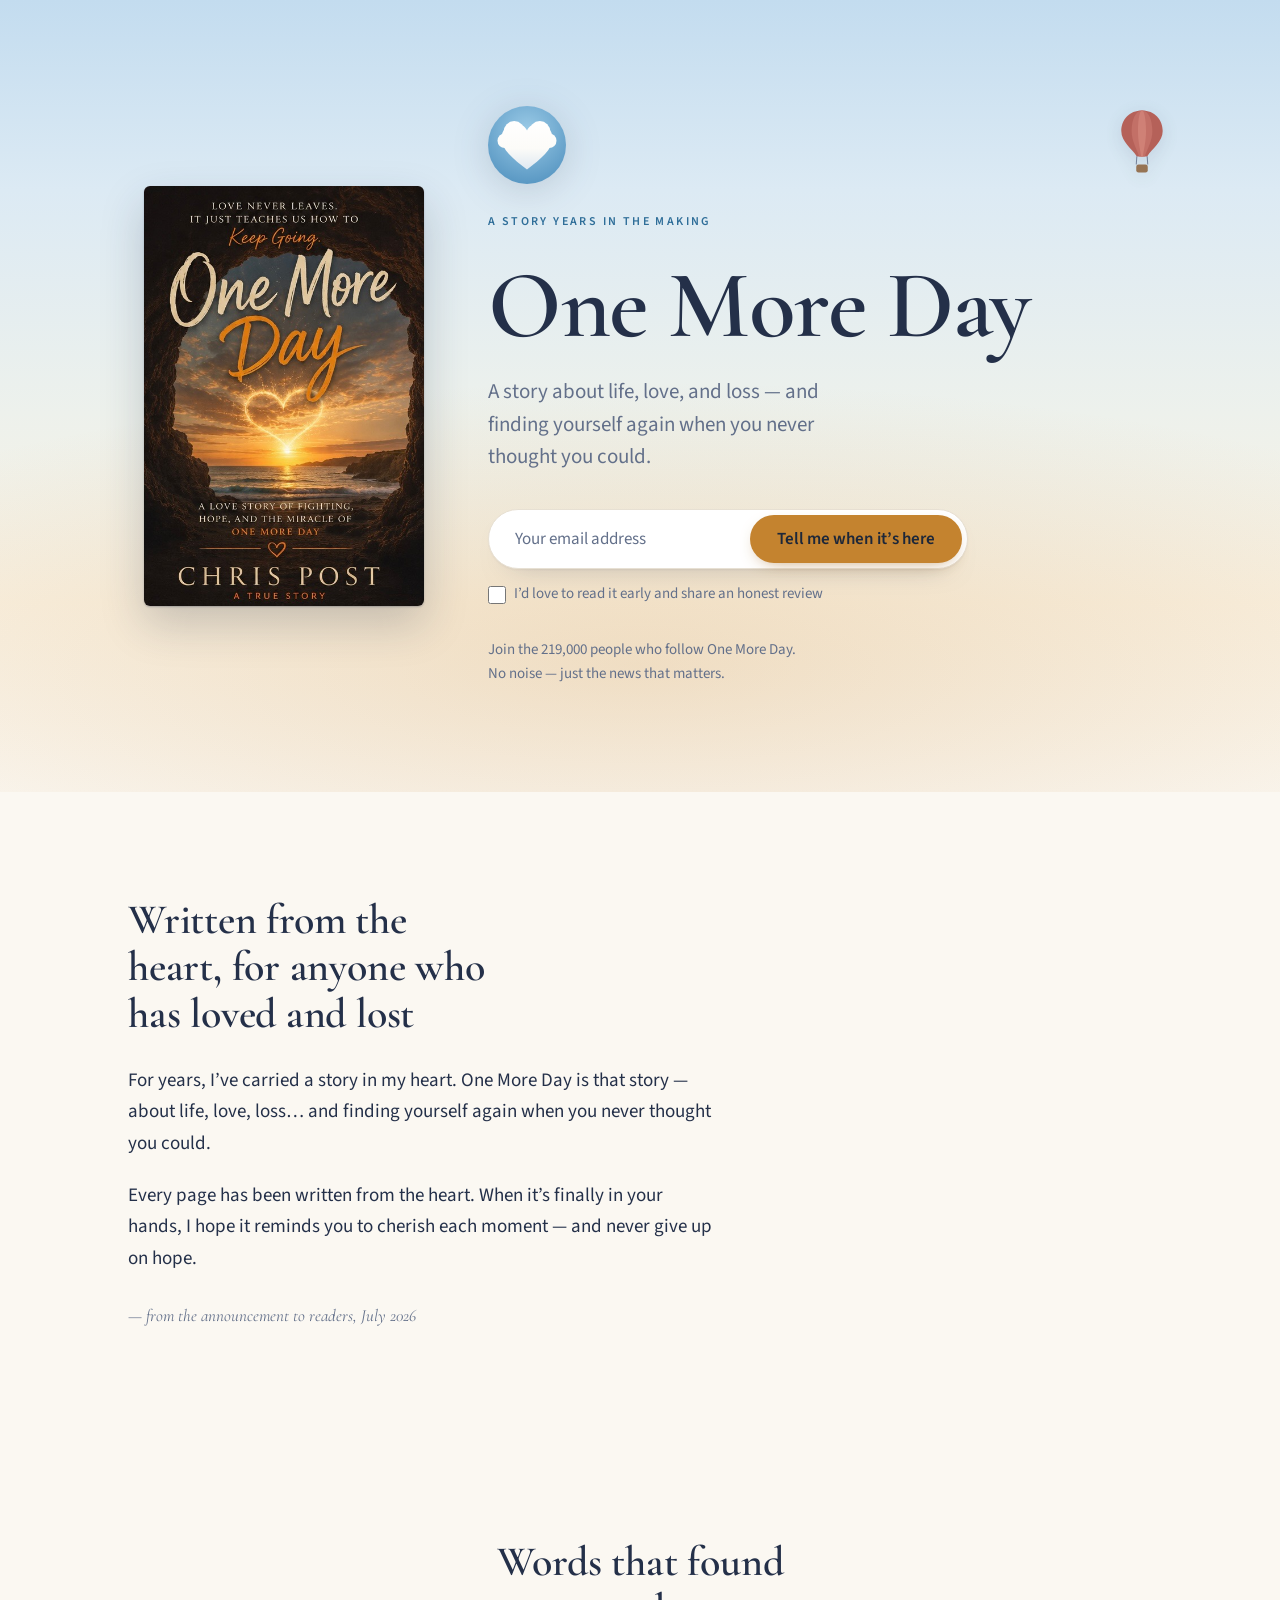
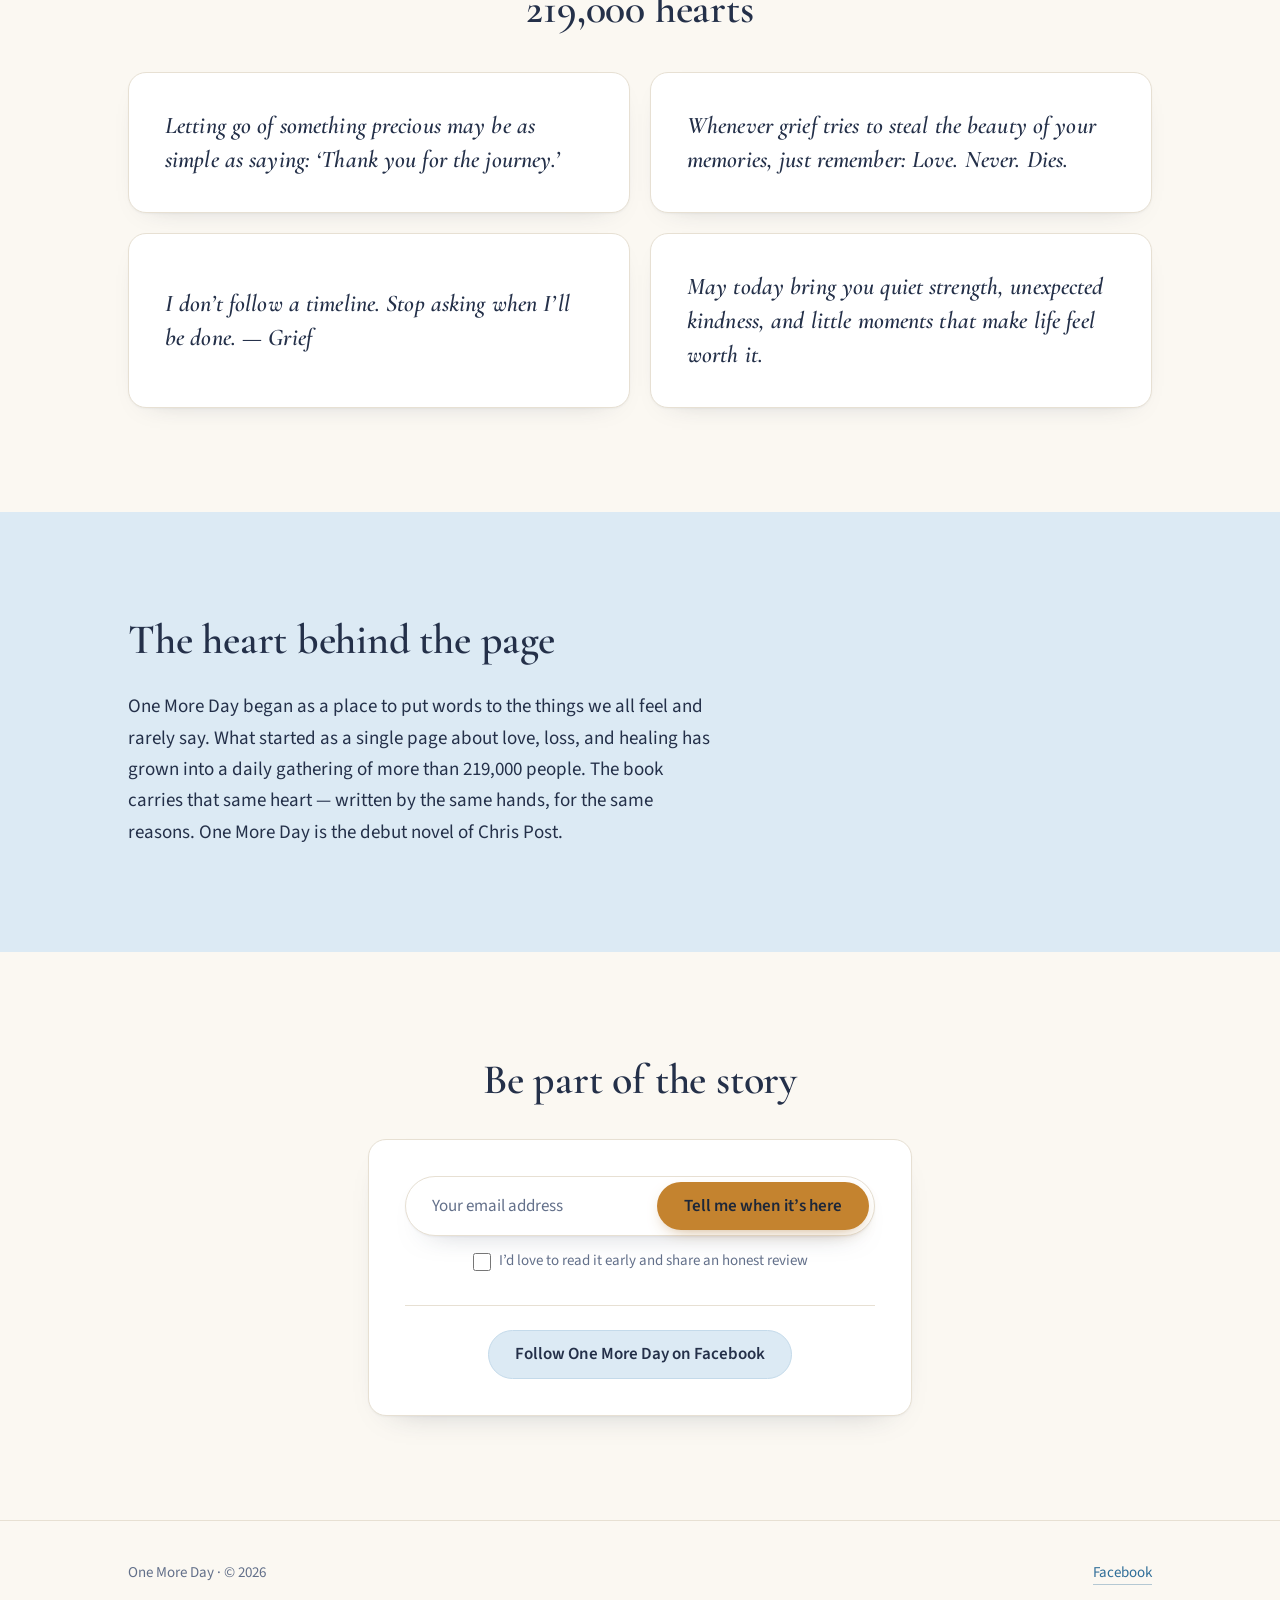
<file: index.html>
<!DOCTYPE html>
<html lang="en">
<head>
<meta charset="utf-8" />
<meta name="viewport" content="width=device-width, initial-scale=1" />
<title>One More Day — a novel about love, loss, and hope</title>
<meta name="description" content="A story about life, love, and loss — and finding yourself again when you never thought you could. Join 219,000 readers waiting for One More Day." />
<meta name="theme-color" content="#DCEAF4" />
<meta name="author" content="Chris Post" />

<meta property="og:type" content="website" />
<meta property="og:site_name" content="One More Day" />
<meta property="og:title" content="One More Day — a novel about love, loss, and hope" />
<meta property="og:description" content="A story about life, love, and loss — and finding yourself again when you never thought you could. Join 219,000 readers waiting for One More Day." />
<link rel="canonical" href="https://onemoredaybook.com/" />
<meta property="og:url" content="https://onemoredaybook.com/" />
<meta property="og:image" content="https://onemoredaybook.com/og-cover.png" />
<meta property="og:image:width" content="1200" />
<meta property="og:image:height" content="630" />
<meta property="og:image:alt" content="One More Day by Chris Post — the book cover: a sunset over the ocean seen through a cave mouth, with a heart traced in light above the water." />
<meta name="twitter:card" content="summary_large_image" />
<meta name="twitter:title" content="One More Day — a novel about love, loss, and hope" />
<meta name="twitter:image" content="https://onemoredaybook.com/og-cover.png" />
<meta name="twitter:description" content="A story about life, love, and loss — and finding yourself again when you never thought you could. Join 219,000 readers waiting for One More Day." />

<link rel="icon" href="data:image/svg+xml,%3Csvg%20xmlns='http://www.w3.org/2000/svg'%20viewBox='0%200%2064%2064'%3E%3Ccircle%20cx='32'%20cy='32'%20r='32'%20fill='%234E8FBD'/%3E%3Cg%20fill='%23ffffff'%3E%3Cpath%20d='M32,52C20.5,43.5,11,35.5,11,26.5C11,19.5,16.5,14.5,23,14.5C27.5,14.5,30.8,17.2,32,20C33.2,17.2,36.5,14.5,41,14.5C47.5,14.5,53,19.5,53,26.5C53,35.5,43.5,43.5,32,52Z'/%3E%3Ccircle%20cx='21.5'%20cy='21'%20r='8.6'/%3E%3Ccircle%20cx='42.5'%20cy='21'%20r='8.6'/%3E%3Ccircle%20cx='13.8'%20cy='28.5'%20r='6'/%3E%3Ccircle%20cx='50.2'%20cy='28.5'%20r='6'/%3E%3Ccircle%20cx='24'%20cy='33'%20r='7.4'/%3E%3Ccircle%20cx='40'%20cy='33'%20r='7.4'/%3E%3C/g%3E%3C/svg%3E" />

<link rel="preconnect" href="https://fonts.googleapis.com" />
<link rel="preconnect" href="https://fonts.gstatic.com" crossorigin />
<link rel="stylesheet" href="https://fonts.googleapis.com/css2?family=Cormorant+Garamond:ital,wght@0,600;0,700;1,600;1,700&amp;family=Source+Sans+3:ital,wght@0,400;0,600;1,400&amp;display=swap" />
<script type="application/ld+json">
{
  "@context": "https://schema.org",
  "@type": "Book",
  "name": "One More Day",
  "url": "https://onemoredaybook.com/",
  "image": "https://onemoredaybook.com/og-image.png",
  "description": "A story about life, love, and loss \u2014 and finding yourself again when you never thought you could.",
  "author": {
    "@type": "Person",
    "name": "Chris Post",
    "sameAs": "https://www.facebook.com/onemoredaypost"
  },
  "inLanguage": "en"
}
</script>
<link rel="stylesheet" href="styles.css" />
<script src="config.js"></script>
</head>
<body>

<!-- ===================== HERO ===================== -->
<header class="hero" id="top">
  <div class="hero__sky" aria-hidden="true"></div>

  <!-- A small balloon, high in the dawn sky. Those who know, know. -->
  <div class="hero__balloon" aria-hidden="true">
    <svg class="hero__balloon-art" viewBox="0 0 40 58" width="44" height="64">
      <path d="M20 2 C31 2 38 10 38 20 C38 29.5 28.5 35.5 24.5 42 L15.5 42 C11.5 35.5 2 29.5 2 20 C2 10 9 2 20 2 Z" fill="#B04A3E" />
      <path d="M20 2 C25.5 2 29 10 29 20 C29 29 24.5 35.5 22.5 42 L17.5 42 C15.5 35.5 11 29 11 20 C11 10 14.5 2 20 2 Z" fill="#C05B4F" />
      <path d="M20 2 C22 2 23.5 10 23.5 20 C23.5 29.5 21.5 36 20.8 42 L19.2 42 C18.5 36 16.5 29.5 16.5 20 C16.5 10 18 2 20 2 Z" fill="#CF6F60" />
      <path d="M15.5 42 L15 49 M24.5 42 L25 49" stroke="#63708A" stroke-width="0.9" fill="none" />
      <rect x="15" y="49" width="10" height="7" rx="2" fill="#8A5F38" />
    </svg>
  </div>
  <div class="wrap hero__inner">

    <!-- The cover. Added 2026-09-02, the morning Chris announced the book: a
         book site with no book on it was the one thing the page was missing. -->
    <img class="hero__cover" src="cover.jpg" width="493" height="741"
         alt="One More Day by Chris Post — the cover: a sunset over the ocean seen through a cave mouth, with a heart traced in light above the water."
         fetchpriority="high" decoding="async" />

    <div class="hero__words">

    <svg class="mark hero__mark" viewBox="0 0 64 64" width="72" height="72" role="img" aria-label="One More Day">
      <defs>
        <radialGradient id="omdSky" cx="50%" cy="32%" r="80%">
          <stop offset="0%" stop-color="#9BCBE7" />
          <stop offset="100%" stop-color="#4E8FBD" />
        </radialGradient>
        <linearGradient id="omdCloud" gradientUnits="userSpaceOnUse" x1="32" y1="10" x2="32" y2="53">
          <stop offset="0%" stop-color="#FFFFFF" />
          <stop offset="58%" stop-color="#FCFBF8" />
          <stop offset="100%" stop-color="#DCE7F1" />
        </linearGradient>
      </defs>
      <circle cx="32" cy="32" r="32" fill="url(#omdSky)" />
      <g fill="url(#omdCloud)">
        <path d="M32,52C20.5,43.5,11,35.5,11,26.5C11,19.5,16.5,14.5,23,14.5C27.5,14.5,30.8,17.2,32,20C33.2,17.2,36.5,14.5,41,14.5C47.5,14.5,53,19.5,53,26.5C53,35.5,43.5,43.5,32,52Z" />
        <circle cx="21.5" cy="21" r="8.6" />
        <circle cx="42.5" cy="21" r="8.6" />
        <circle cx="13.8" cy="28.5" r="6" />
        <circle cx="50.2" cy="28.5" r="6" />
        <circle cx="24" cy="33" r="7.4" />
        <circle cx="40" cy="33" r="7.4" />
      </g>
    </svg>

    <p class="eyebrow hero__eyebrow">A story years in the making</p>
    <h1 class="hero__title">One More Day</h1>
    <p class="hero__sub">A story about life, love, and loss — and finding yourself again when you never thought you could.</p>

    <div class="hero__cta">
      <!-- Phase 1: capture the email. -->
      <form class="signup phase-1" data-signup data-source="hero">
        <div class="signup__row">
          <label class="sr-only" for="email-hero">Your email address</label>
          <input class="signup__input" id="email-hero" name="email" type="email" placeholder="Your email address" autocomplete="email" inputmode="email" spellcheck="false" maxlength="254" required />
          <button class="btn btn--primary signup__button" type="submit">Tell me when it&rsquo;s here</button>
        </div>
        <label class="signup__early">
          <input type="checkbox" name="early_reader" />
          <span>I&rsquo;d love to read it early and share an honest review</span>
        </label>
        <div class="signup__decoy" aria-hidden="true">
          <label for="website-hero">Leave this field empty</label>
          <input id="website-hero" name="website" type="text" tabindex="-1" autocomplete="off" />
        </div>
        <p class="signup__error" data-signup-error role="alert"></p>
      </form>
      <p class="signup__done phase-1" data-signup-done role="status" hidden>You&rsquo;re on the list. Thank you for being here. <a class="signup__lead" data-lead-link href="#" hidden>Read the first chapter&nbsp;&rarr;</a></p>

      <!-- Phase 2: send them to the retailers. -->
      <p class="phase-2" hidden><a class="btn btn--primary" href="#buy">Get your copy</a></p>
    </div>

    <p class="hero__note phase-1">Join the 219,000 people who follow One More Day. No noise — just the news that matters.</p>

    </div>
  </div>
</header>

<main>

  <!-- ===================== THE STORY ===================== -->
  <section class="section" id="story" aria-labelledby="story-heading">
    <div class="wrap">
      <h2 class="section__heading" id="story-heading">Written from the heart, for anyone who has loved and lost</h2>
      <div class="prose">
        <p>For years, I&rsquo;ve carried a story in my heart. One More Day is that story — about life, love, loss&hellip; and finding yourself again when you never thought you could.</p>
        <p>Every page has been written from the heart. When it&rsquo;s finally in your hands, I hope it reminds you to cherish each moment — and never give up on hope.</p>
        <p class="attribution">— from the announcement to readers, July 2026</p>
      </div>
    </div>
  </section>

  <!-- ===================== THE WORDS ===================== -->
  <section class="section" id="words" aria-labelledby="words-heading">
    <div class="wrap">
      <h2 class="section__heading section__heading--center" id="words-heading">Words that found 219,000 hearts</h2>
      <ul class="quotes">
        <li class="quote"><blockquote><p>Letting go of something precious may be as simple as saying: &lsquo;Thank you for the journey.&rsquo;</p></blockquote></li>
        <li class="quote"><blockquote><p>Whenever grief tries to steal the beauty of your memories, just remember: Love. Never. Dies.</p></blockquote></li>
        <li class="quote"><blockquote><p>I don&rsquo;t follow a timeline. Stop asking when I&rsquo;ll be done. — Grief</p></blockquote></li>
        <li class="quote"><blockquote><p>May today bring you quiet strength, unexpected kindness, and little moments that make life feel worth it.</p></blockquote></li>
      </ul>
    </div>
  </section>

  <!-- ===================== THE AUTHOR ===================== -->
  <section class="section section--tint" id="author" aria-labelledby="author-heading">
    <div class="wrap">
      <h2 class="section__heading" id="author-heading">The heart behind the page</h2>
      <div class="prose">
        <p>One More Day began as a place to put words to the things we all feel and rarely say. What started as a single page about love, loss, and healing has grown into a daily gathering of more than 219,000 people. The book carries that same heart — written by the same hands, for the same reasons.<span data-author-name hidden> One More Day is the debut novel of Chris Post.</span></p>
      </div>
    </div>
  </section>

  <!-- ===================== JOIN THE JOURNEY (Phase 1) ===================== -->
  <section class="section phase-1" id="join" aria-labelledby="join-heading">
    <div class="wrap">
      <h2 class="section__heading section__heading--center" id="join-heading">Be part of the story</h2>
      <div class="panel">
        <form class="signup" data-signup data-source="footer">
          <div class="signup__row">
            <label class="sr-only" for="email-join">Your email address</label>
            <input class="signup__input" id="email-join" name="email" type="email" placeholder="Your email address" autocomplete="email" inputmode="email" spellcheck="false" maxlength="254" required />
            <button class="btn btn--primary signup__button" type="submit">Tell me when it&rsquo;s here</button>
          </div>
          <label class="signup__early">
            <input type="checkbox" name="early_reader" />
            <span>I&rsquo;d love to read it early and share an honest review</span>
          </label>
          <div class="signup__decoy" aria-hidden="true">
            <label for="website-join">Leave this field empty</label>
            <input id="website-join" name="website" type="text" tabindex="-1" autocomplete="off" />
          </div>
          <p class="signup__error" data-signup-error role="alert"></p>
        </form>
        <p class="signup__done" data-signup-done role="status" hidden>You&rsquo;re on the list. Thank you for being here. <a class="signup__lead" data-lead-link href="#" hidden>Read the first chapter&nbsp;&rarr;</a></p>
        <p class="panel__aside"><a class="btn btn--quiet" data-facebook-link href="https://www.facebook.com/onemoredaypost" target="_blank" rel="noopener">Follow One More Day on Facebook</a></p>
      </div>
    </div>
  </section>

  <!-- ===================== GET YOUR COPY (Phase 2) ===================== -->
  <section class="section phase-2" id="buy" aria-labelledby="buy-heading" hidden>
    <div class="wrap">
      <h2 class="section__heading section__heading--center" id="buy-heading">Get your copy</h2>
      <div class="panel">
        <p class="retailers">
          <a class="btn btn--buy" data-retailer="amazon" href="#" hidden>Amazon</a>
          <a class="btn btn--quiet" data-retailer="more" href="#" hidden>More retailers</a>
        </p>
      </div>
    </div>
  </section>

</main>

<!-- Floating CTA — appears once the hero scrolls away, so joining is always one tap. -->
<div class="float-cta" data-float-cta hidden>
  <a class="btn btn--primary float-cta__btn" data-float-link href="#join">Join the list</a>
</div>

<!-- ===================== FOOTER ===================== -->
<footer class="footer">
  <div class="wrap footer__inner">
    <p class="footer__line">One More Day &middot; &copy; 2026</p>
    <p class="footer__line"><a class="footer__link" data-facebook-link href="https://www.facebook.com/onemoredaypost" target="_blank" rel="noopener">Facebook</a></p>
  </div>
</footer>

<script src="main.js"></script>
</body>
</html>
</file>
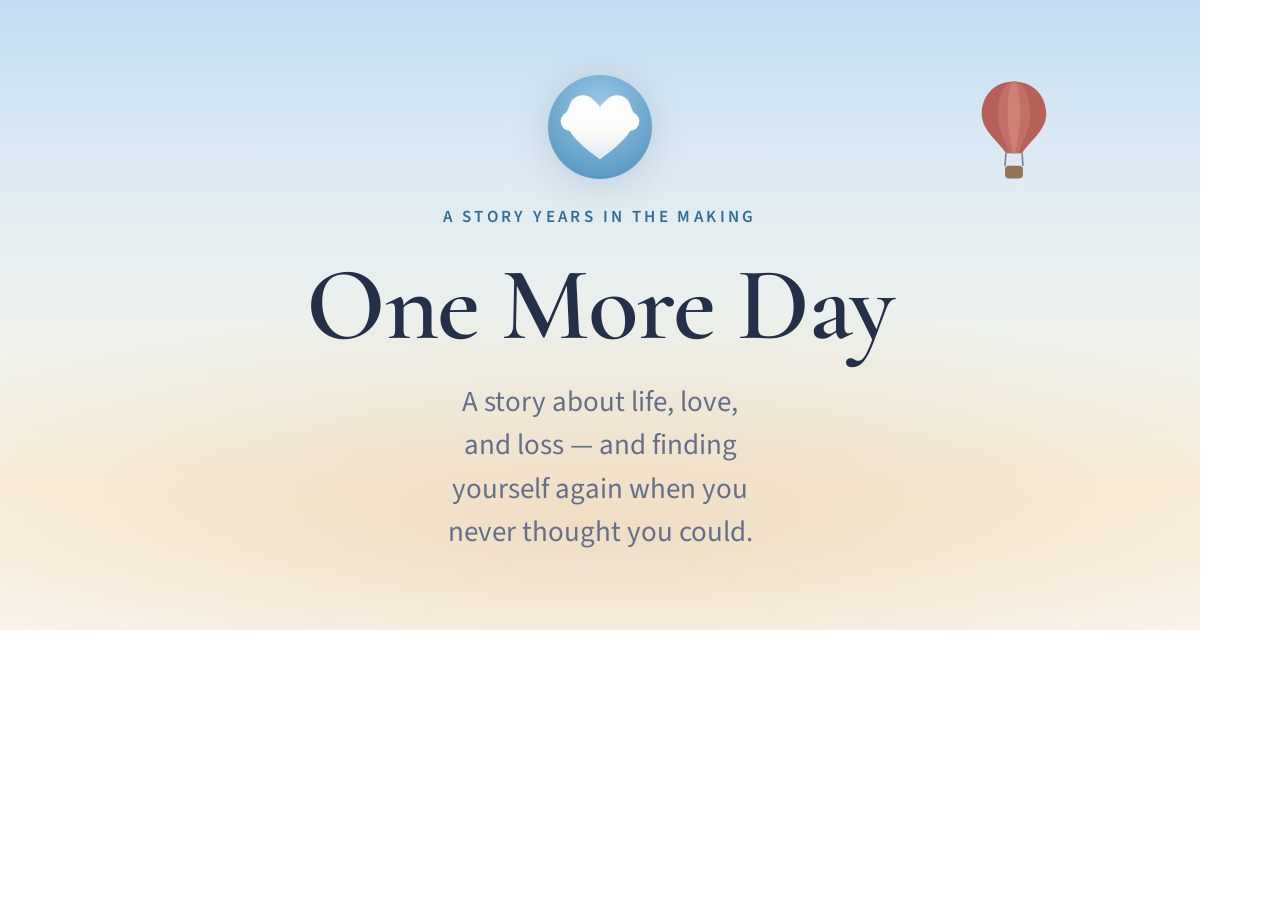
<file: og.html>
<!-- Source for the social share image. Rendered to og-image.png at 1200x630. -->
<!DOCTYPE html>
<html><head><meta charset="utf-8">
<link rel="stylesheet" href="https://fonts.googleapis.com/css2?family=Cormorant+Garamond:wght@600&family=Source+Sans+3:wght@400;600&display=swap">
<style>
  *{margin:0;padding:0;box-sizing:border-box}
  body{width:1200px;height:630px;overflow:hidden}
  .card{width:1200px;height:630px;position:relative;display:flex;flex-direction:column;
    align-items:center;justify-content:center;text-align:center;
    background:radial-gradient(125% 58% at 50% 84%, rgba(196,131,47,.20) 0%, rgba(196,131,47,0) 62%),
      linear-gradient(180deg,#C3DCEF 0%,#DCEAF4 24%,#EDF1EC 52%,#FAF2E3 76%,#FBF8F2 100%);}
  .balloon{position:absolute;top:78px;right:150px;opacity:.85}
  .mark{margin-bottom:26px;filter:drop-shadow(0 6px 18px rgba(36,48,73,.16))}
  h1{font-family:"Cormorant Garamond",Georgia,serif;font-weight:600;font-size:104px;
     line-height:1.05;letter-spacing:-.015em;color:#243049}
  p{font-family:"Source Sans 3",system-ui,sans-serif;font-size:29px;line-height:1.5;
    color:#63708A;max-width:23ch;margin-top:20px}
  .kicker{font-family:"Source Sans 3",system-ui,sans-serif;font-size:17px;font-weight:600;
    letter-spacing:.2em;text-transform:uppercase;color:#2F6E99;margin-bottom:22px}
</style></head><body>
<div class="card">
  <svg class="balloon" viewBox="0 0 40 58" width="72" height="104">
    <path d="M20 2 C31 2 38 10 38 20 C38 29.5 28.5 35.5 24.5 42 L15.5 42 C11.5 35.5 2 29.5 2 20 C2 10 9 2 20 2 Z" fill="#B04A3E"/>
    <path d="M20 2 C25.5 2 29 10 29 20 C29 29 24.5 35.5 22.5 42 L17.5 42 C15.5 35.5 11 29 11 20 C11 10 14.5 2 20 2 Z" fill="#C05B4F"/>
    <path d="M20 2 C22 2 23.5 10 23.5 20 C23.5 29.5 21.5 36 20.8 42 L19.2 42 C18.5 36 16.5 29.5 16.5 20 C16.5 10 18 2 20 2 Z" fill="#CF6F60"/>
    <path d="M15.5 42 L15 49 M24.5 42 L25 49" stroke="#63708A" stroke-width=".9" fill="none"/>
    <rect x="15" y="49" width="10" height="7" rx="2" fill="#8A5F38"/>
  </svg>
  <svg class="mark" viewBox="0 0 64 64" width="104" height="104">
    <defs>
      <radialGradient id="s" cx="50%" cy="32%" r="80%"><stop offset="0%" stop-color="#9BCBE7"/><stop offset="100%" stop-color="#4E8FBD"/></radialGradient>
      <linearGradient id="c" gradientUnits="userSpaceOnUse" x1="32" y1="10" x2="32" y2="53"><stop offset="0%" stop-color="#fff"/><stop offset="58%" stop-color="#FCFBF8"/><stop offset="100%" stop-color="#DCE7F1"/></linearGradient>
    </defs>
    <circle cx="32" cy="32" r="32" fill="url(#s)"/>
    <g fill="url(#c)">
      <path d="M32,52C20.5,43.5,11,35.5,11,26.5C11,19.5,16.5,14.5,23,14.5C27.5,14.5,30.8,17.2,32,20C33.2,17.2,36.5,14.5,41,14.5C47.5,14.5,53,19.5,53,26.5C53,35.5,43.5,43.5,32,52Z"/>
      <circle cx="21.5" cy="21" r="8.6"/><circle cx="42.5" cy="21" r="8.6"/>
      <circle cx="13.8" cy="28.5" r="6"/><circle cx="50.2" cy="28.5" r="6"/>
      <circle cx="24" cy="33" r="7.4"/><circle cx="40" cy="33" r="7.4"/>
    </g>
  </svg>
  <div class="kicker">A story years in the making</div>
  <h1>One More Day</h1>
  <p>A story about life, love, and loss — and finding yourself again when you never thought you could.</p>
</div>
</body></html>
</file>
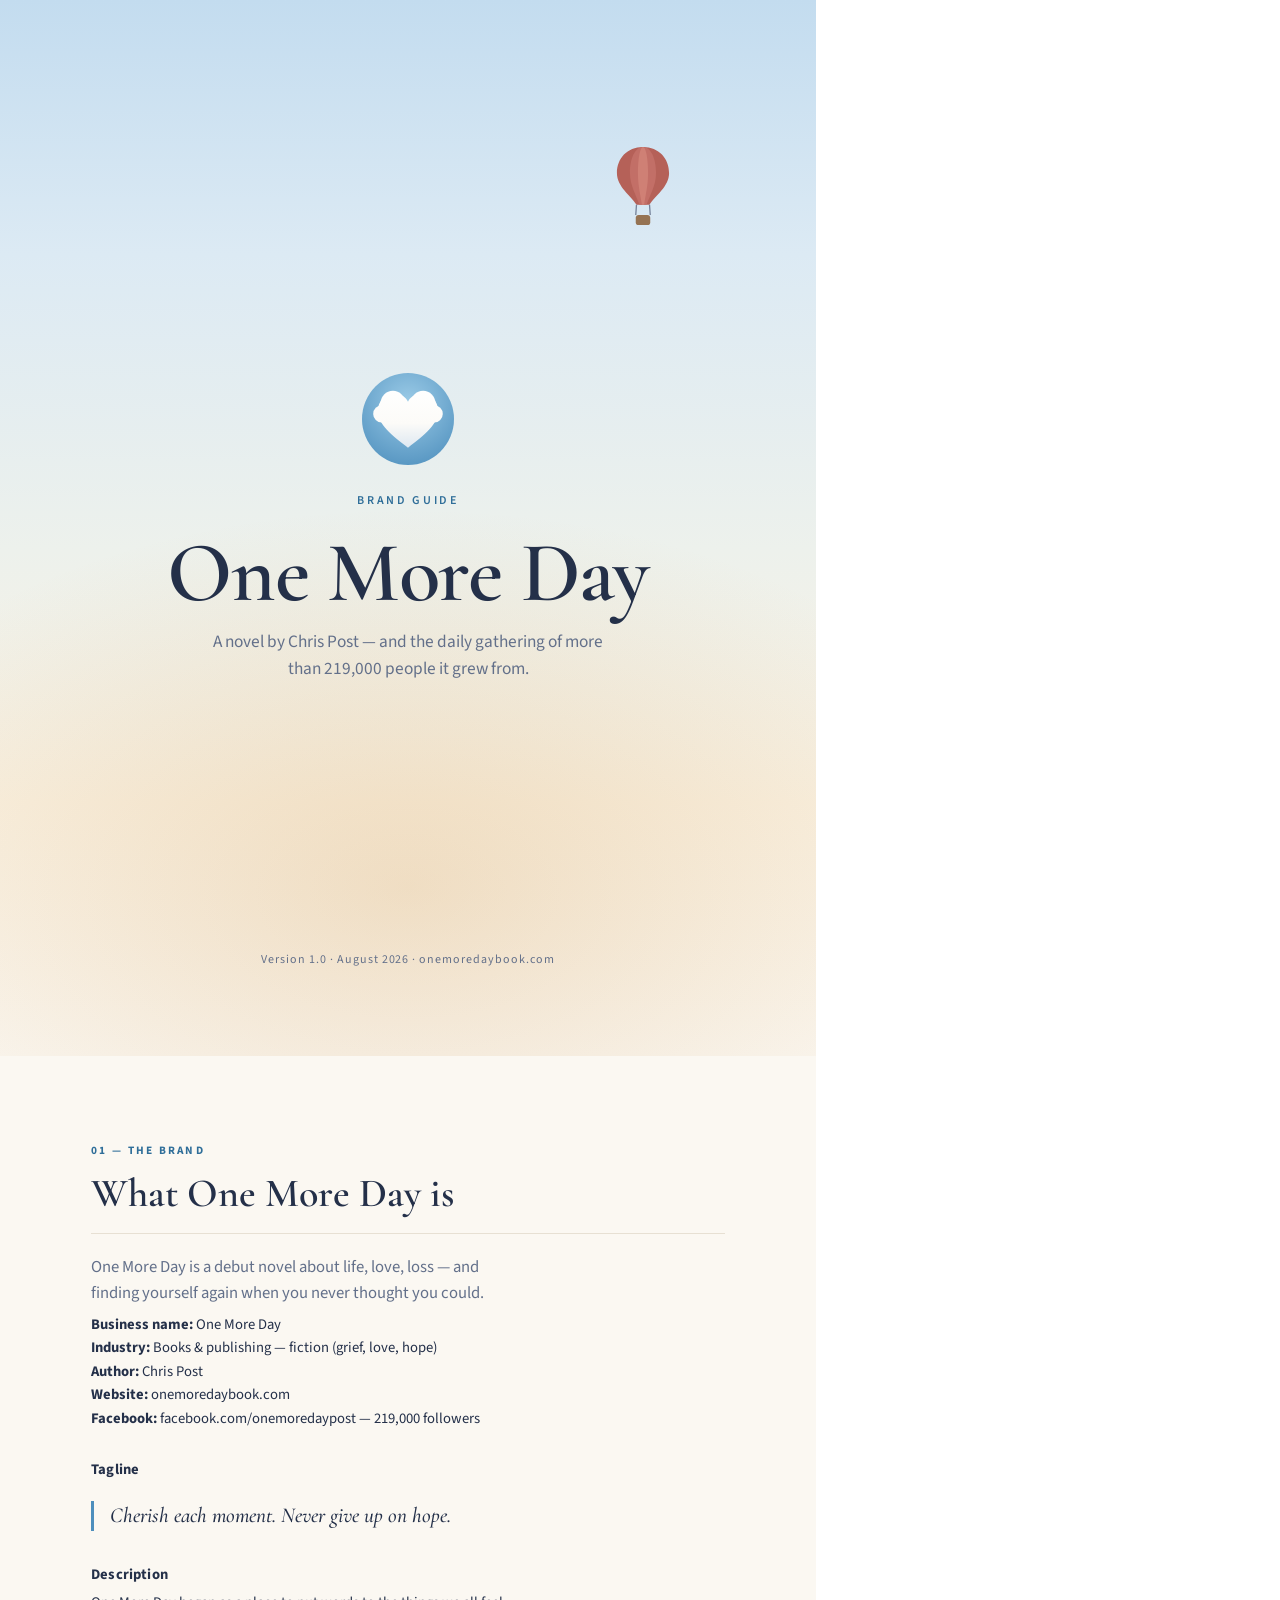
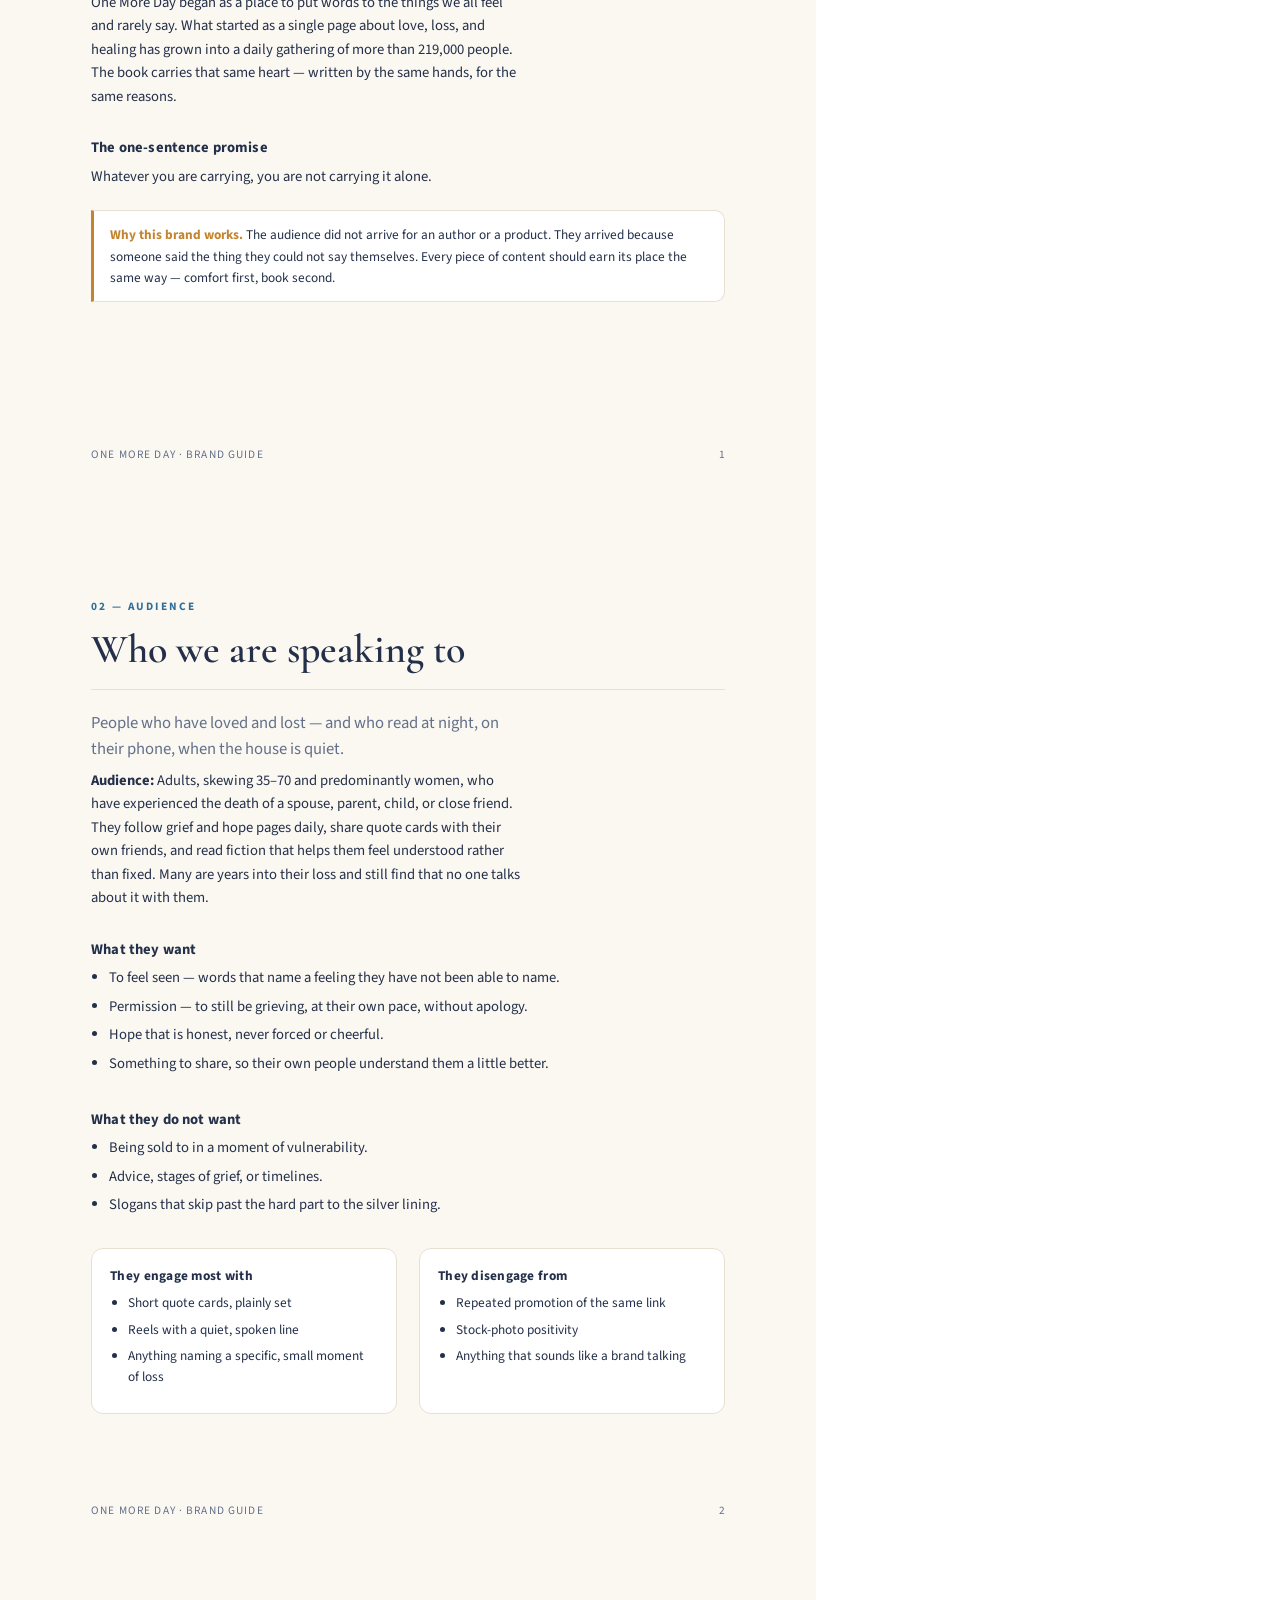
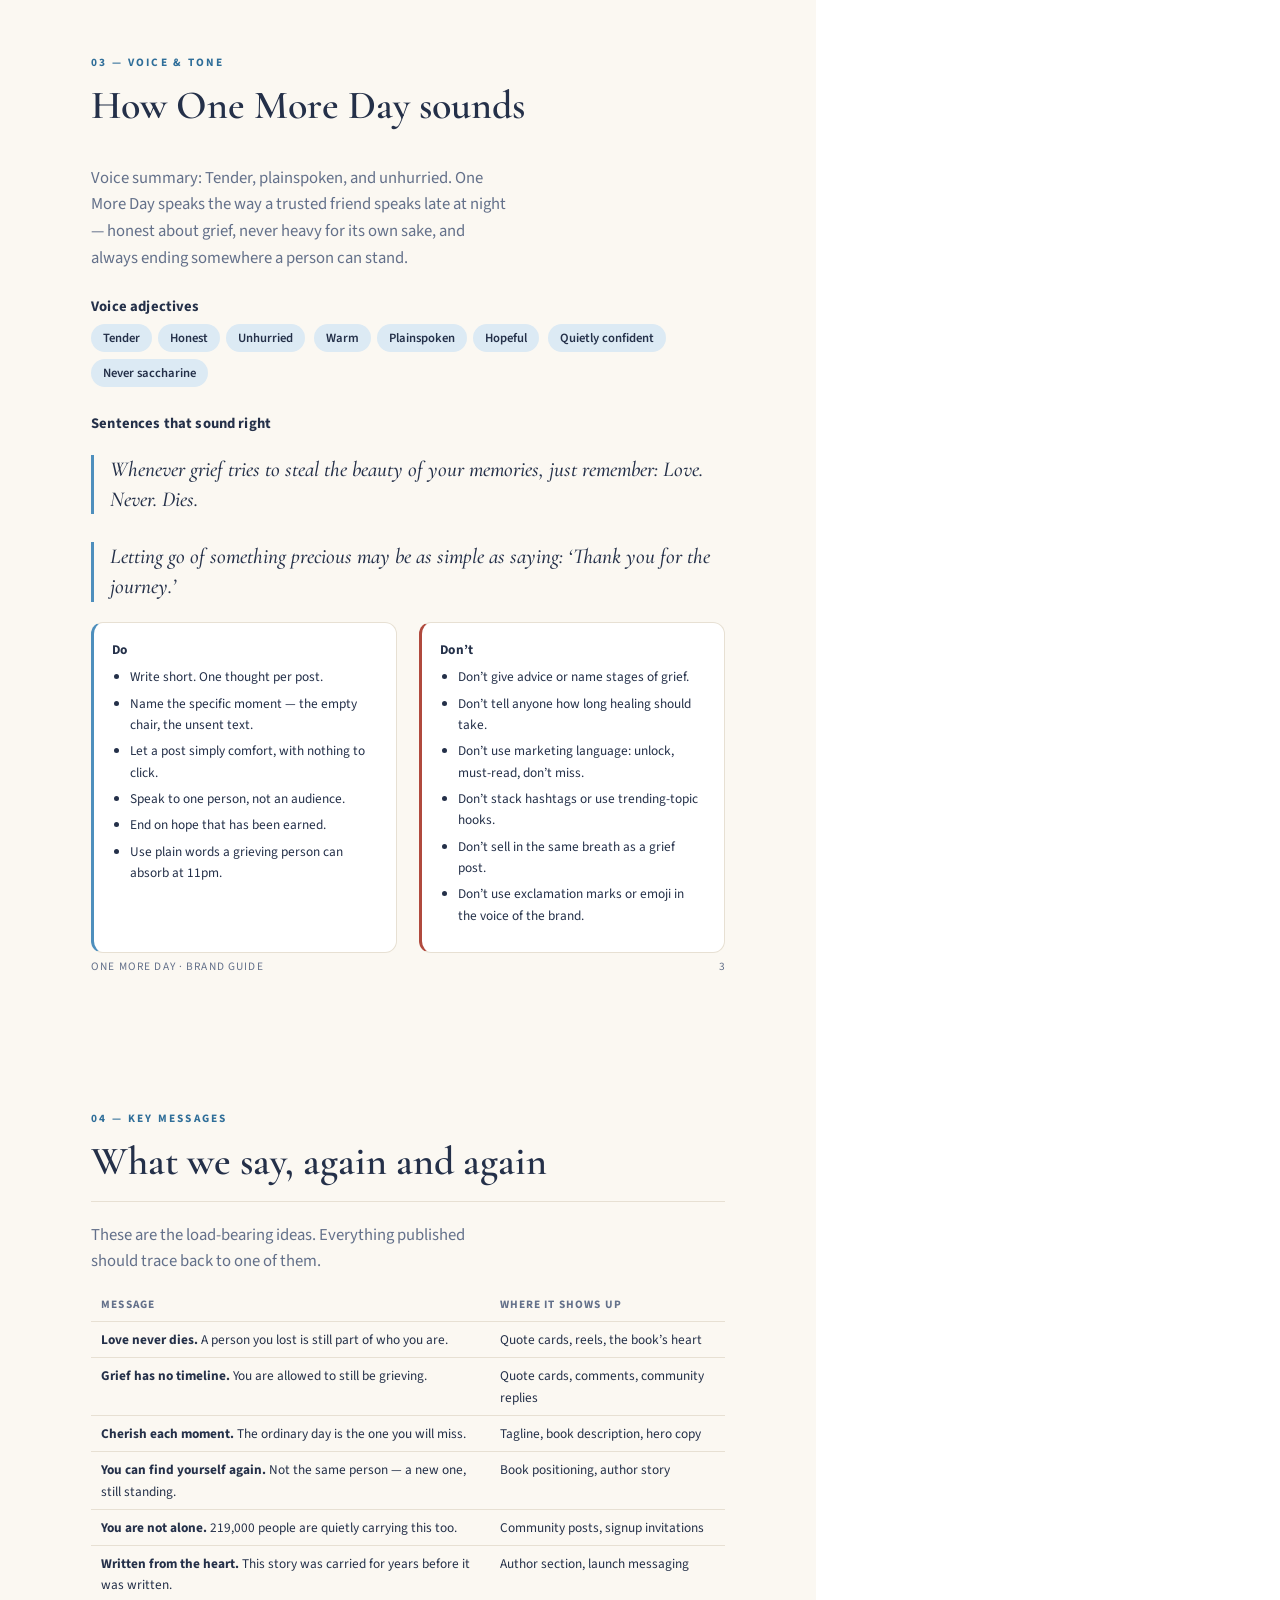
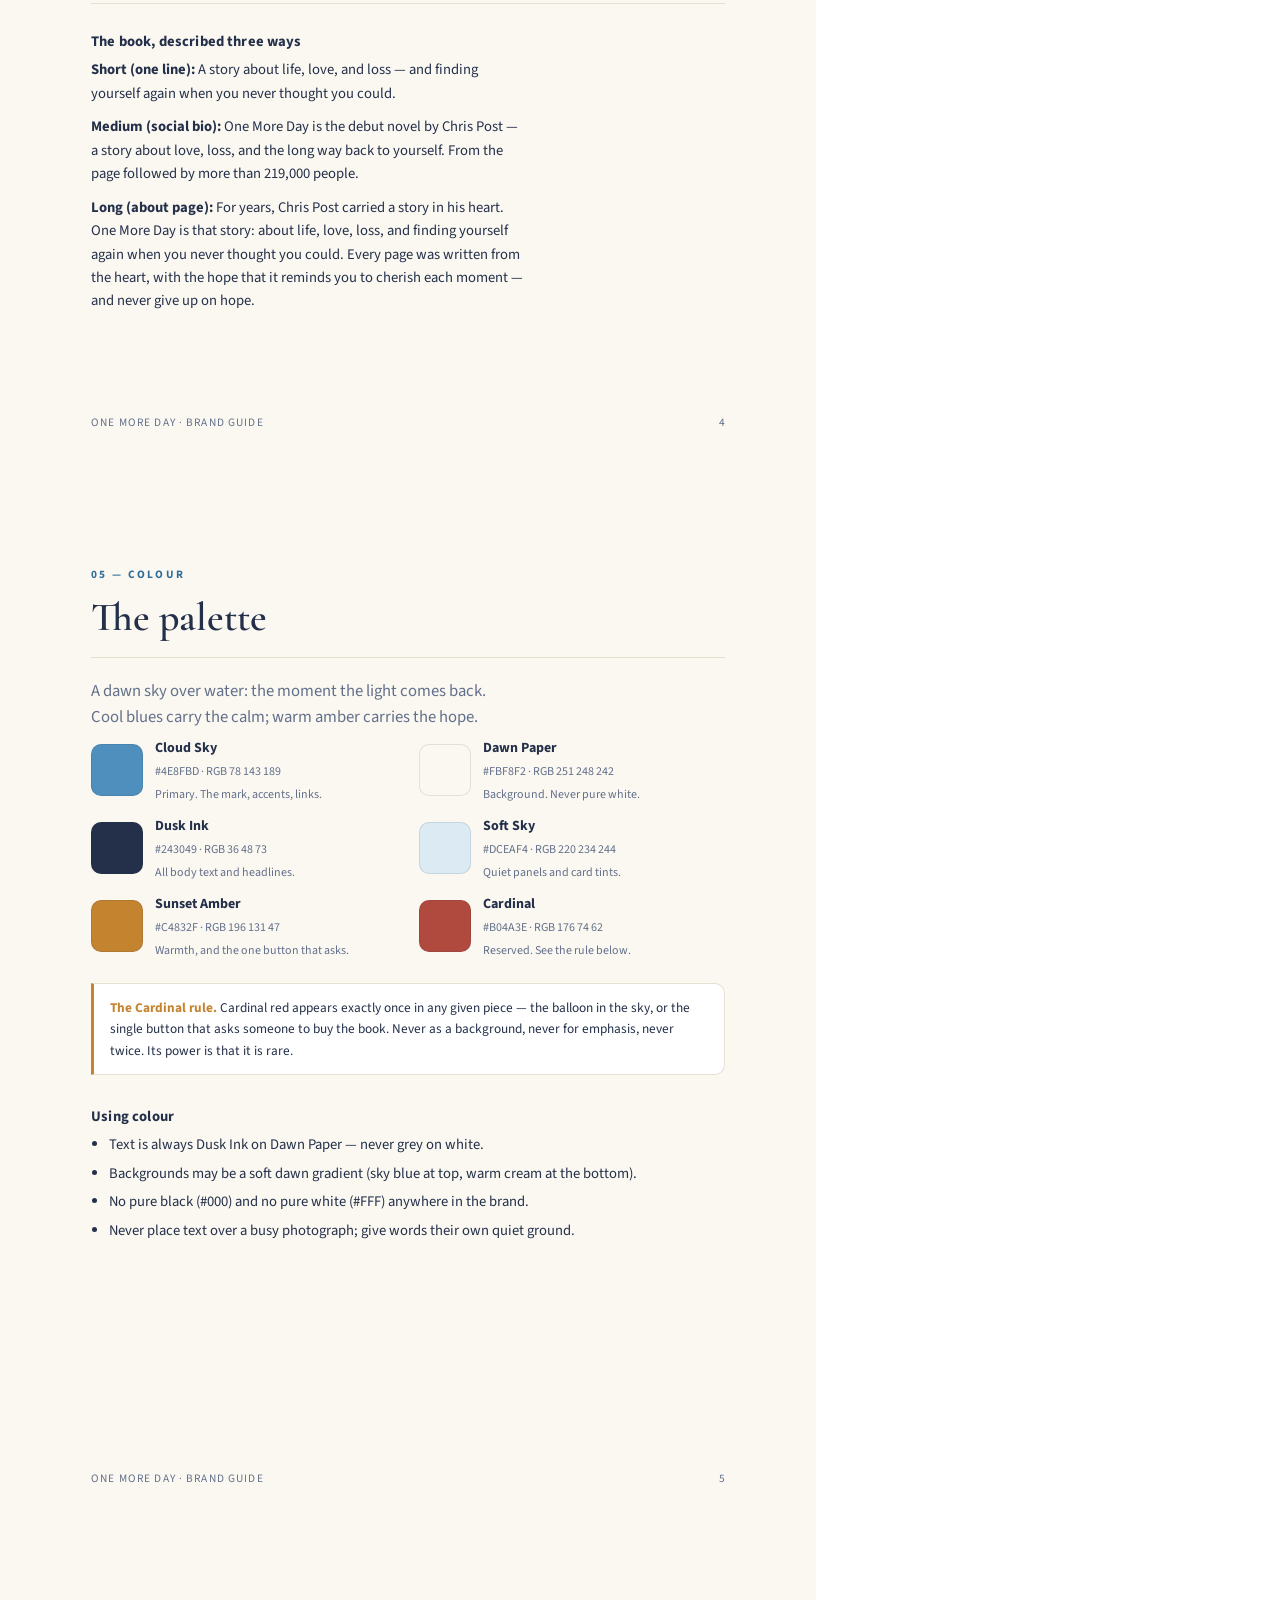
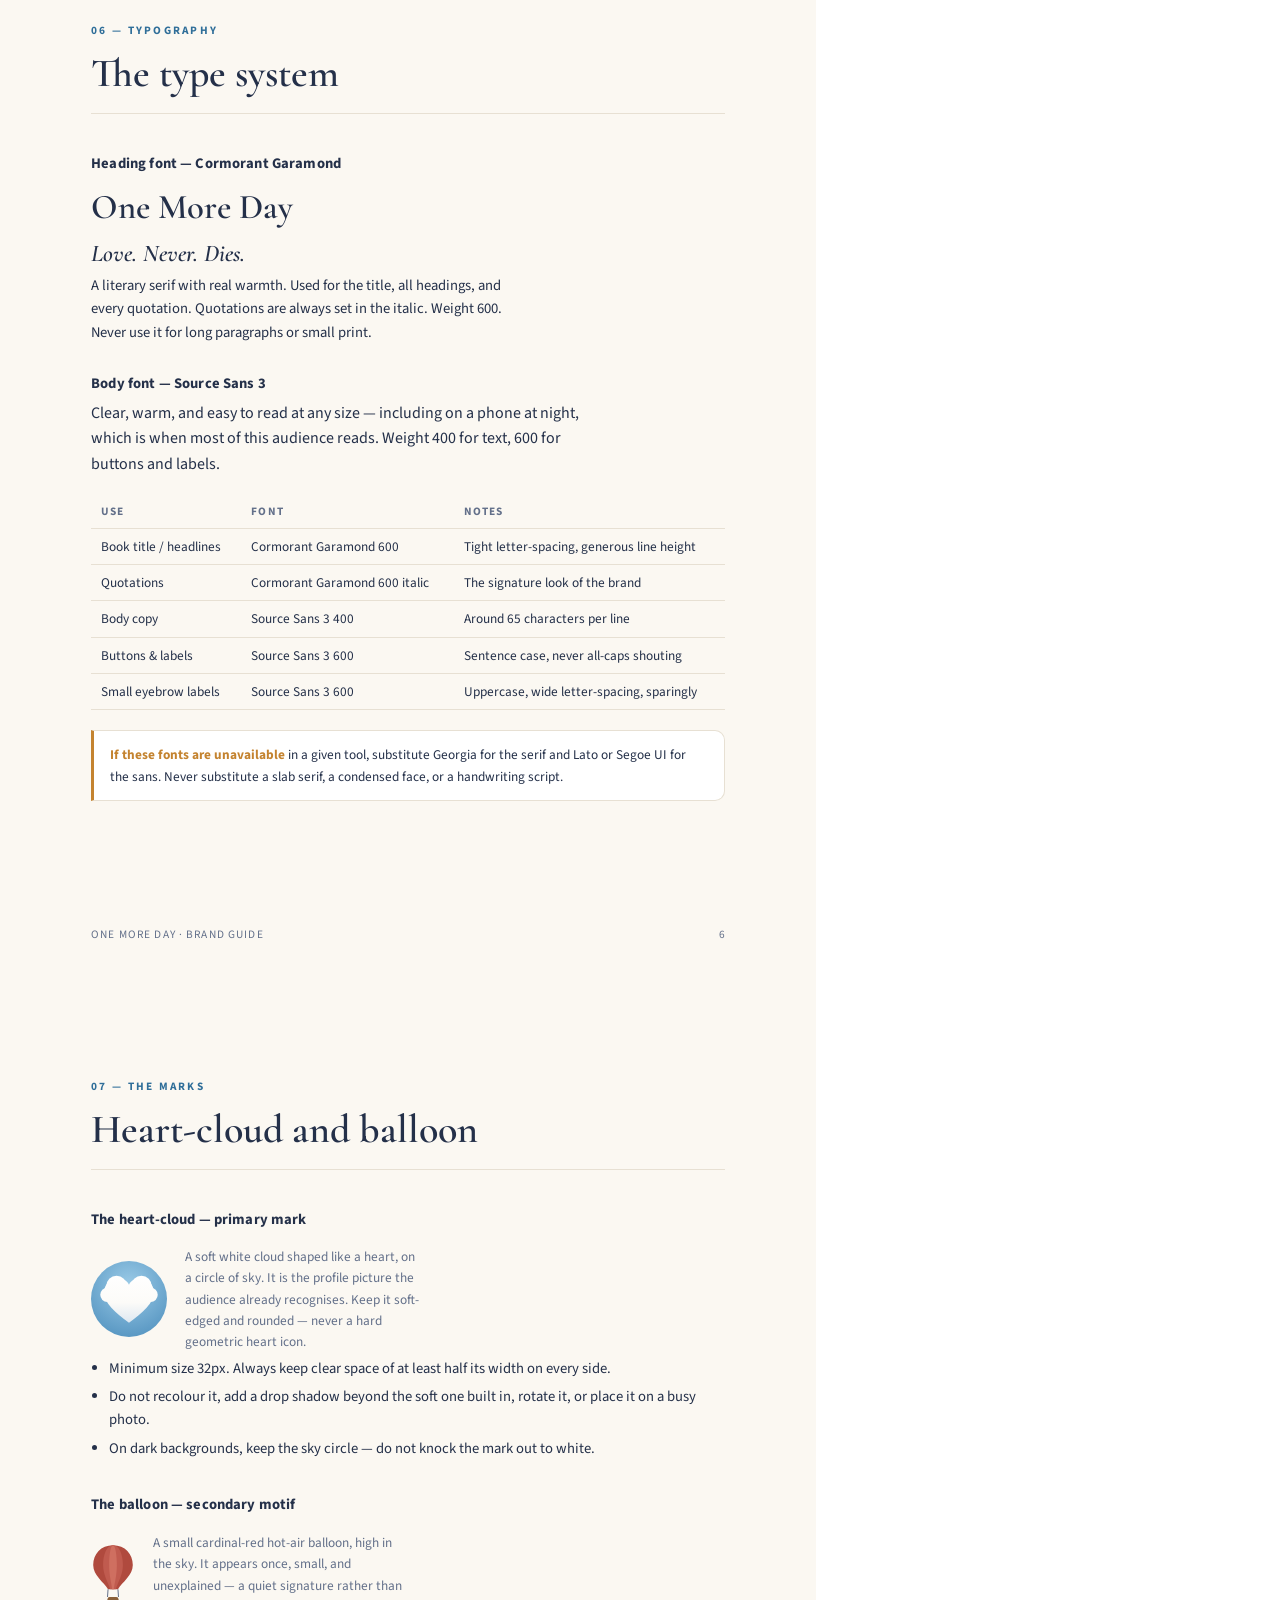
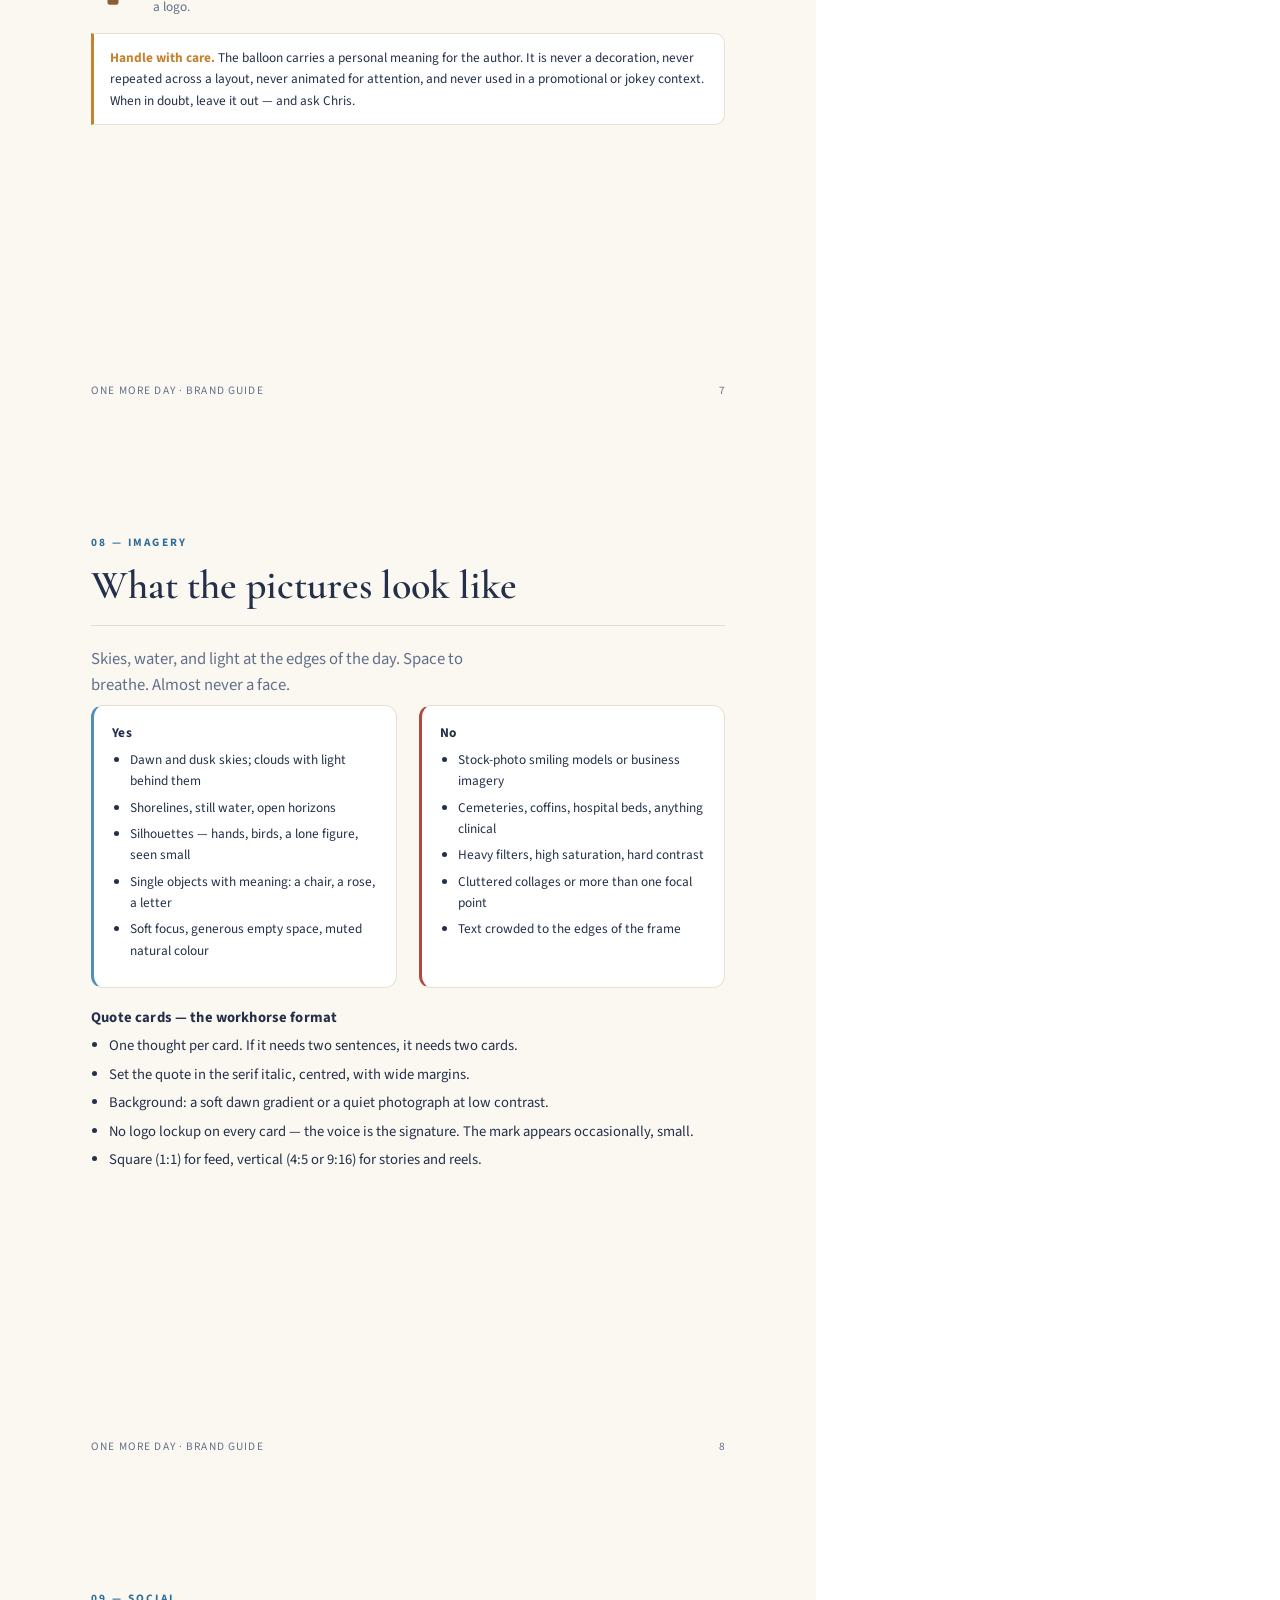
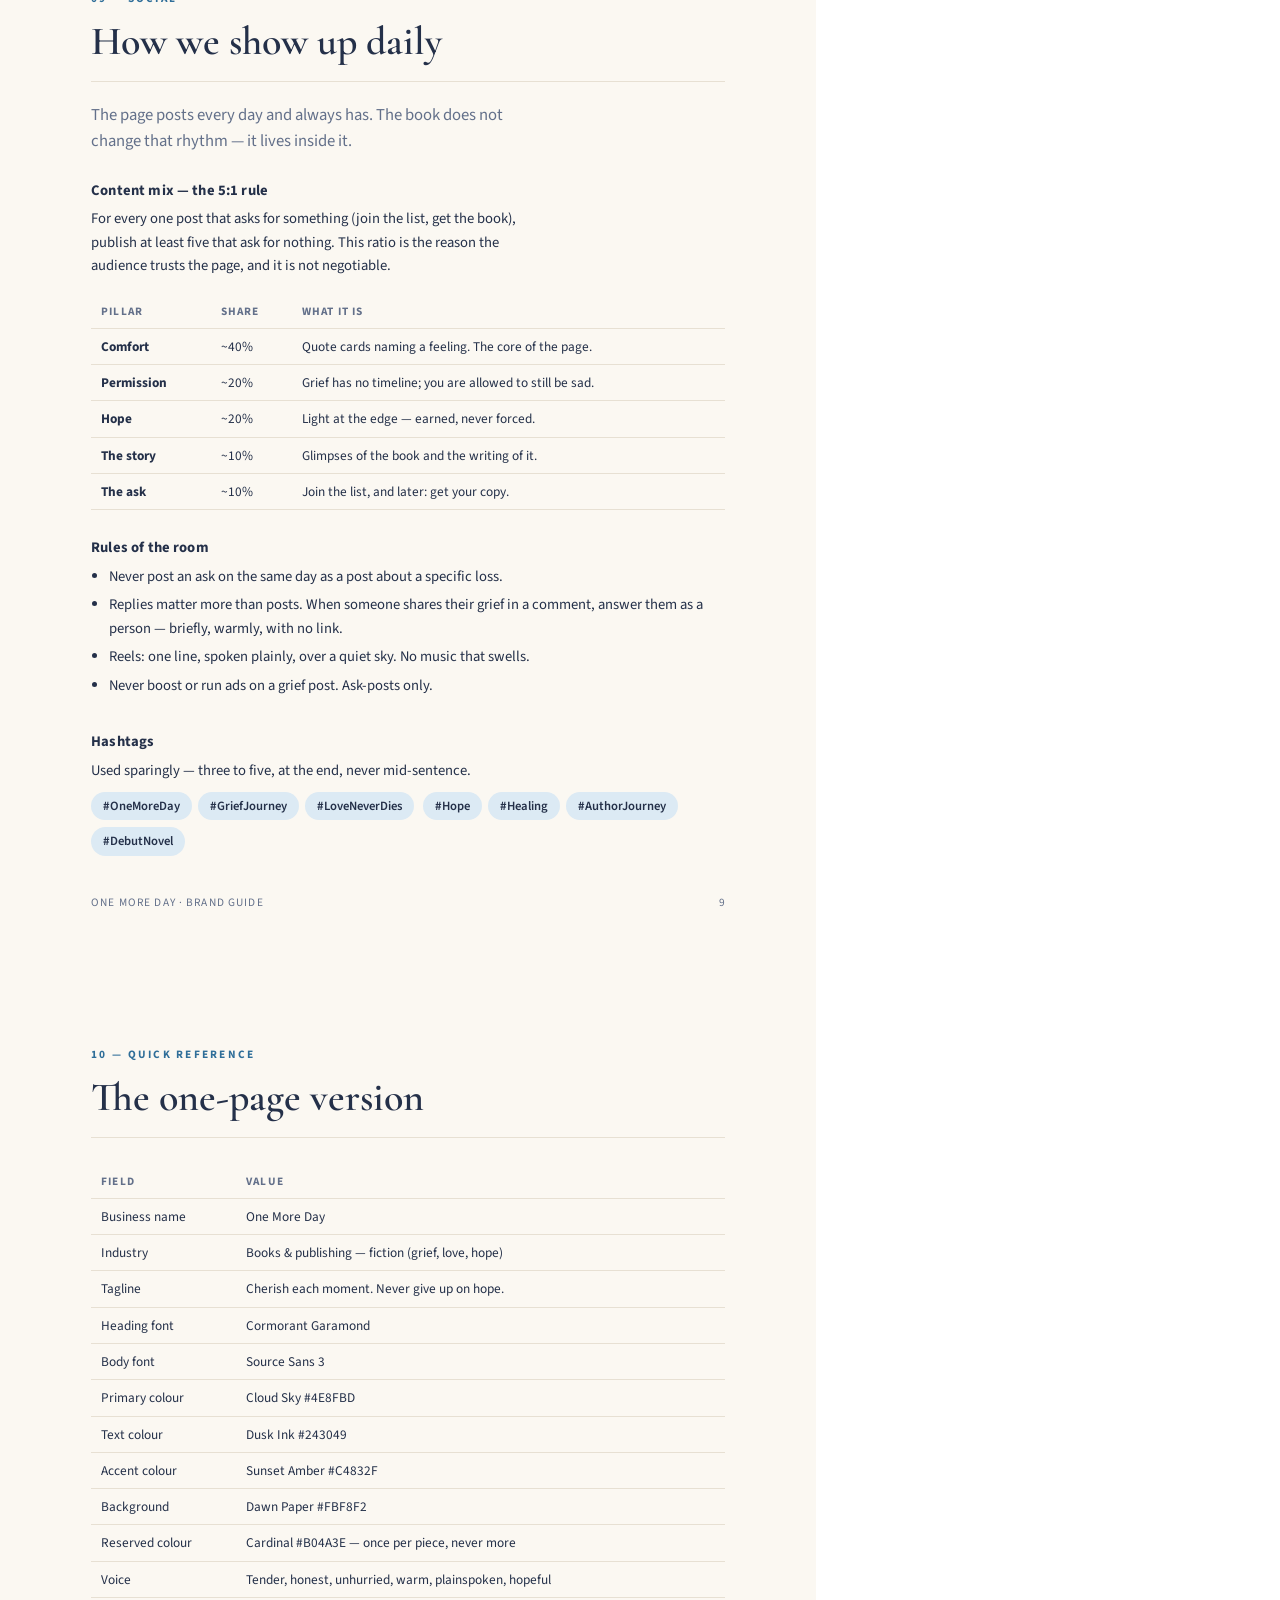
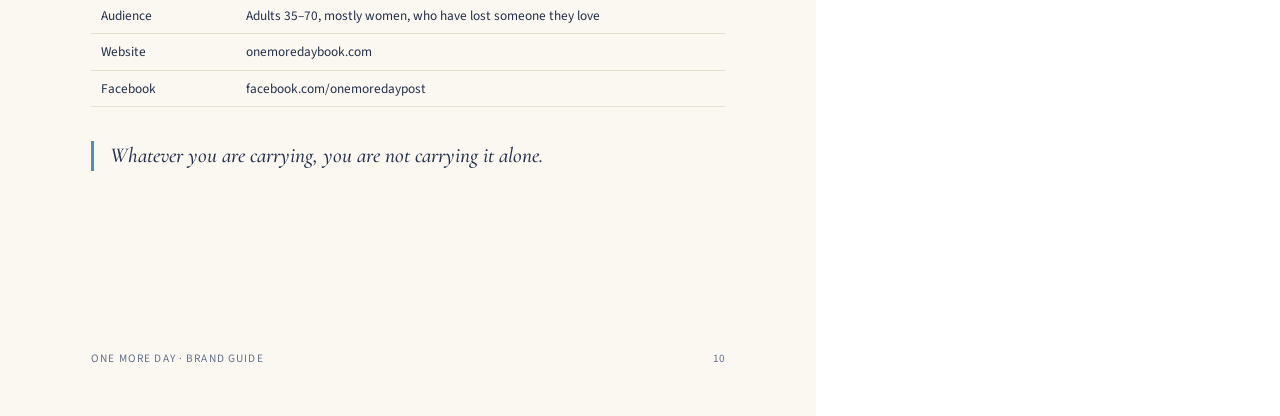
<file: brand/brand-guide.html>
<!DOCTYPE html>
<html lang="en"><head><meta charset="utf-8">
<title>One More Day — Brand Guide</title>
<link rel="stylesheet" href="https://fonts.googleapis.com/css2?family=Cormorant+Garamond:ital,wght@0,500;0,600;0,700;1,500;1,600&family=Source+Sans+3:ital,wght@0,400;0,600;0,700;1,400&display=swap">
<style>
  @page { size: letter; margin: 0; }
  *{margin:0;padding:0;box-sizing:border-box}
  :root{
    --paper:#FBF8F2; --ink:#243049; --muted:#63708A;
    --sky:#4E8FBD; --sky-tint:#DCEAF4; --sky-deep:#2F6E99;
    --amber:#C4832F; --cardinal:#B04A3E; --line:#E7E0D3;
    --serif:"Cormorant Garamond",Georgia,serif;
    --sans:"Source Sans 3",system-ui,sans-serif;
  }
  body{font-family:var(--sans);color:var(--ink);background:#fff;font-size:11pt;line-height:1.6}
  .page{width:8.5in;height:11in;padding:0.9in 0.95in;position:relative;overflow:hidden;
        page-break-after:always;background:var(--paper);display:flex;flex-direction:column}
  .page:last-child{page-break-after:auto}

  /* cover */
  .cover{align-items:center;justify-content:center;text-align:center;padding:0;
    background:radial-gradient(125% 58% at 50% 84%, rgba(196,131,47,.20) 0%, rgba(196,131,47,0) 62%),
      linear-gradient(180deg,#C3DCEF 0%,#DCEAF4 24%,#EDF1EC 52%,#FAF2E3 76%,#FBF8F2 100%);}
  .cover .balloon{position:absolute;top:1.5in;right:1.5in;opacity:.85}
  .cover h1{font-family:var(--serif);font-weight:600;font-size:64pt;line-height:1.05;letter-spacing:-.015em;margin:18px 0 10px}
  .cover .sub{font-size:13pt;color:var(--muted);max-width:24em;margin:0 auto}
  .cover .kick{font-size:9pt;font-weight:600;letter-spacing:.22em;text-transform:uppercase;color:var(--sky-deep)}
  .cover .foot{position:absolute;bottom:.9in;left:0;right:0;text-align:center;font-size:9pt;color:var(--muted);letter-spacing:.08em}

  h2{font-family:var(--serif);font-weight:600;font-size:30pt;line-height:1.1;margin:0 0 4px}
  .eyebrow{font-size:8.5pt;font-weight:700;letter-spacing:.2em;text-transform:uppercase;color:var(--sky-deep);margin-bottom:10px}
  .rule{height:1px;background:var(--line);margin:14px 0 20px}
  h3{font-family:var(--sans);font-size:11pt;font-weight:700;margin:18px 0 5px;letter-spacing:.01em}
  p{margin:0 0 10px;max-width:62ch}
  ul{margin:0 0 10px 18px}
  li{margin-bottom:5px}
  .lede{font-size:12.5pt;color:var(--muted);max-width:52ch;margin-bottom:6px}
  .pill{display:inline-block;background:var(--sky-tint);color:var(--ink);border-radius:999px;
        padding:4px 12px;font-size:9.5pt;font-weight:600;margin:0 6px 7px 0}
  blockquote{font-family:var(--serif);font-style:italic;font-weight:500;font-size:16pt;line-height:1.4;
    color:var(--ink);border-left:3px solid var(--sky);padding-left:16px;margin:14px 0}
  .grid2{display:grid;grid-template-columns:1fr 1fr;gap:22px}
  .card{background:#fff;border:1px solid var(--line);border-radius:12px;padding:16px 18px}
  .card h4{font-size:10pt;font-weight:700;margin-bottom:6px;letter-spacing:.02em}
  .card p,.card li{font-size:10pt}
  .sw{display:flex;align-items:center;gap:12px;margin-bottom:11px}
  .chip{width:52px;height:52px;border-radius:10px;border:1px solid rgba(36,48,73,.12);flex:0 0 auto}
  .sw .meta b{display:block;font-size:10.5pt}
  .sw .meta span{font-size:9pt;color:var(--muted);font-variant-numeric:tabular-nums}
  .sw .meta em{display:block;font-size:9pt;color:var(--muted);font-style:normal;margin-top:2px}
  .pageno{position:absolute;bottom:.5in;right:.95in;font-size:8.5pt;color:var(--muted)}
  .tag{position:absolute;bottom:.5in;left:.95in;font-size:8.5pt;color:var(--muted);letter-spacing:.1em;text-transform:uppercase}
  .do{border-left:3px solid #4E8FBD}
  .dont{border-left:3px solid var(--cardinal)}
  table{border-collapse:collapse;width:100%;font-size:10pt;margin:8px 0}
  th,td{text-align:left;padding:7px 10px;border-bottom:1px solid var(--line);vertical-align:top}
  th{font-size:8.5pt;text-transform:uppercase;letter-spacing:.1em;color:var(--muted);font-weight:700}
  .mark-demo{display:flex;align-items:center;gap:18px;margin:10px 0 4px}
  .serif-demo{font-family:var(--serif);font-size:26pt;font-weight:600}
  .note{background:#fff;border:1px solid var(--line);border-left:3px solid var(--amber);
        border-radius:0 10px 10px 0;padding:13px 16px;margin:12px 0;font-size:10pt}
  .note b{color:var(--amber)}
</style></head><body>

<!-- COVER -->
<section class="page cover">
  <svg class="balloon" viewBox="0 0 40 58" width="58" height="84">
    <path d="M20 2 C31 2 38 10 38 20 C38 29.5 28.5 35.5 24.5 42 L15.5 42 C11.5 35.5 2 29.5 2 20 C2 10 9 2 20 2 Z" fill="#B04A3E"/>
    <path d="M20 2 C25.5 2 29 10 29 20 C29 29 24.5 35.5 22.5 42 L17.5 42 C15.5 35.5 11 29 11 20 C11 10 14.5 2 20 2 Z" fill="#C05B4F"/>
    <path d="M20 2 C22 2 23.5 10 23.5 20 C23.5 29.5 21.5 36 20.8 42 L19.2 42 C18.5 36 16.5 29.5 16.5 20 C16.5 10 18 2 20 2 Z" fill="#CF6F60"/>
    <path d="M15.5 42 L15 49 M24.5 42 L25 49" stroke="#63708A" stroke-width=".9" fill="none"/>
    <rect x="15" y="49" width="10" height="7" rx="2" fill="#8A5F38"/>
  </svg>
  <svg viewBox="0 0 64 64" width="92" height="92">
    <defs>
      <radialGradient id="s" cx="50%" cy="32%" r="80%"><stop offset="0%" stop-color="#9BCBE7"/><stop offset="100%" stop-color="#4E8FBD"/></radialGradient>
      <linearGradient id="c" gradientUnits="userSpaceOnUse" x1="32" y1="10" x2="32" y2="53"><stop offset="0%" stop-color="#fff"/><stop offset="58%" stop-color="#FCFBF8"/><stop offset="100%" stop-color="#DCE7F1"/></linearGradient>
    </defs>
    <circle cx="32" cy="32" r="32" fill="url(#s)"/>
    <g fill="url(#c)">
      <path d="M32,52C20.5,43.5,11,35.5,11,26.5C11,19.5,16.5,14.5,23,14.5C27.5,14.5,30.8,17.2,32,20C33.2,17.2,36.5,14.5,41,14.5C47.5,14.5,53,19.5,53,26.5C53,35.5,43.5,43.5,32,52Z"/>
      <circle cx="21.5" cy="21" r="8.6"/><circle cx="42.5" cy="21" r="8.6"/>
      <circle cx="13.8" cy="28.5" r="6"/><circle cx="50.2" cy="28.5" r="6"/>
      <circle cx="24" cy="33" r="7.4"/><circle cx="40" cy="33" r="7.4"/>
    </g>
  </svg>
  <div class="kick" style="margin-top:26px">Brand Guide</div>
  <h1>One More Day</h1>
  <p class="sub">A novel by Chris Post — and the daily gathering of more than 219,000 people it grew from.</p>
  <div class="foot">Version 1.0 · August 2026 · onemoredaybook.com</div>
</section>

<!-- 1. THE BRAND -->
<section class="page">
  <div class="eyebrow">01 — The Brand</div>
  <h2>What One More Day is</h2>
  <div class="rule"></div>
  <p class="lede">One More Day is a debut novel about life, love, loss — and finding yourself again when you never thought you could.</p>
  <p><b>Business name:</b> One More Day<br>
     <b>Industry:</b> Books &amp; publishing — fiction (grief, love, hope)<br>
     <b>Author:</b> Chris Post<br>
     <b>Website:</b> onemoredaybook.com<br>
     <b>Facebook:</b> facebook.com/onemoredaypost — 219,000 followers</p>

  <h3>Tagline</h3>
  <blockquote>Cherish each moment. Never give up on hope.</blockquote>

  <h3>Description</h3>
  <p>One More Day began as a place to put words to the things we all feel and rarely say. What started as a single page about love, loss, and healing has grown into a daily gathering of more than 219,000 people. The book carries that same heart — written by the same hands, for the same reasons.</p>

  <h3>The one-sentence promise</h3>
  <p>Whatever you are carrying, you are not carrying it alone.</p>

  <div class="note"><b>Why this brand works.</b> The audience did not arrive for an author or a product. They arrived because someone said the thing they could not say themselves. Every piece of content should earn its place the same way — comfort first, book second.</div>

  <div class="tag">One More Day · Brand Guide</div><div class="pageno">1</div>
</section>

<!-- 2. AUDIENCE -->
<section class="page">
  <div class="eyebrow">02 — Audience</div>
  <h2>Who we are speaking to</h2>
  <div class="rule"></div>
  <p class="lede">People who have loved and lost — and who read at night, on their phone, when the house is quiet.</p>

  <p><b>Audience:</b> Adults, skewing 35–70 and predominantly women, who have experienced the death of a spouse, parent, child, or close friend. They follow grief and hope pages daily, share quote cards with their own friends, and read fiction that helps them feel understood rather than fixed. Many are years into their loss and still find that no one talks about it with them.</p>

  <h3>What they want</h3>
  <ul>
    <li>To feel seen — words that name a feeling they have not been able to name.</li>
    <li>Permission — to still be grieving, at their own pace, without apology.</li>
    <li>Hope that is honest, never forced or cheerful.</li>
    <li>Something to share, so their own people understand them a little better.</li>
  </ul>

  <h3>What they do not want</h3>
  <ul>
    <li>Being sold to in a moment of vulnerability.</li>
    <li>Advice, stages of grief, or timelines.</li>
    <li>Slogans that skip past the hard part to the silver lining.</li>
  </ul>

  <div class="grid2" style="margin-top:16px">
    <div class="card"><h4>They engage most with</h4>
      <ul><li>Short quote cards, plainly set</li><li>Reels with a quiet, spoken line</li><li>Anything naming a specific, small moment of loss</li></ul></div>
    <div class="card"><h4>They disengage from</h4>
      <ul><li>Repeated promotion of the same link</li><li>Stock-photo positivity</li><li>Anything that sounds like a brand talking</li></ul></div>
  </div>

  <div class="tag">One More Day · Brand Guide</div><div class="pageno">2</div>
</section>

<!-- 3. VOICE -->
<section class="page">
  <div class="eyebrow">03 — Voice &amp; Tone</div>
  <h2>How One More Day sounds</h2>
  <div class="rule"></div>
  <p class="lede">Voice summary: Tender, plainspoken, and unhurried. One More Day speaks the way a trusted friend speaks late at night — honest about grief, never heavy for its own sake, and always ending somewhere a person can stand.</p>

  <h3>Voice adjectives</h3>
  <div>
    <span class="pill">Tender</span><span class="pill">Honest</span><span class="pill">Unhurried</span>
    <span class="pill">Warm</span><span class="pill">Plainspoken</span><span class="pill">Hopeful</span>
    <span class="pill">Quietly confident</span><span class="pill">Never saccharine</span>
  </div>

  <h3>Sentences that sound right</h3>
  <blockquote>Whenever grief tries to steal the beauty of your memories, just remember: Love. Never. Dies.</blockquote>
  <blockquote>Letting go of something precious may be as simple as saying: &lsquo;Thank you for the journey.&rsquo;</blockquote>

  <div class="grid2" style="margin-top:6px">
    <div class="card do"><h4>Do</h4>
      <ul>
        <li>Write short. One thought per post.</li>
        <li>Name the specific moment — the empty chair, the unsent text.</li>
        <li>Let a post simply comfort, with nothing to click.</li>
        <li>Speak to one person, not an audience.</li>
        <li>End on hope that has been earned.</li>
        <li>Use plain words a grieving person can absorb at 11pm.</li>
      </ul></div>
    <div class="card dont"><h4>Don&rsquo;t</h4>
      <ul>
        <li>Don&rsquo;t give advice or name stages of grief.</li>
        <li>Don&rsquo;t tell anyone how long healing should take.</li>
        <li>Don&rsquo;t use marketing language: unlock, must-read, don&rsquo;t miss.</li>
        <li>Don&rsquo;t stack hashtags or use trending-topic hooks.</li>
        <li>Don&rsquo;t sell in the same breath as a grief post.</li>
        <li>Don&rsquo;t use exclamation marks or emoji in the voice of the brand.</li>
      </ul></div>
  </div>

  <div class="tag">One More Day · Brand Guide</div><div class="pageno">3</div>
</section>

<!-- 4. KEY MESSAGES -->
<section class="page">
  <div class="eyebrow">04 — Key Messages</div>
  <h2>What we say, again and again</h2>
  <div class="rule"></div>
  <p class="lede">These are the load-bearing ideas. Everything published should trace back to one of them.</p>

  <table>
    <tr><th>Message</th><th>Where it shows up</th></tr>
    <tr><td><b>Love never dies.</b> A person you lost is still part of who you are.</td><td>Quote cards, reels, the book&rsquo;s heart</td></tr>
    <tr><td><b>Grief has no timeline.</b> You are allowed to still be grieving.</td><td>Quote cards, comments, community replies</td></tr>
    <tr><td><b>Cherish each moment.</b> The ordinary day is the one you will miss.</td><td>Tagline, book description, hero copy</td></tr>
    <tr><td><b>You can find yourself again.</b> Not the same person — a new one, still standing.</td><td>Book positioning, author story</td></tr>
    <tr><td><b>You are not alone.</b> 219,000 people are quietly carrying this too.</td><td>Community posts, signup invitations</td></tr>
    <tr><td><b>Written from the heart.</b> This story was carried for years before it was written.</td><td>Author section, launch messaging</td></tr>
  </table>

  <h3>The book, described three ways</h3>
  <p><b>Short (one line):</b> A story about life, love, and loss — and finding yourself again when you never thought you could.</p>
  <p><b>Medium (social bio):</b> One More Day is the debut novel by Chris Post — a story about love, loss, and the long way back to yourself. From the page followed by more than 219,000 people.</p>
  <p><b>Long (about page):</b> For years, Chris Post carried a story in his heart. One More Day is that story: about life, love, loss, and finding yourself again when you never thought you could. Every page was written from the heart, with the hope that it reminds you to cherish each moment — and never give up on hope.</p>

  <div class="tag">One More Day · Brand Guide</div><div class="pageno">4</div>
</section>

<!-- 5. COLOUR -->
<section class="page">
  <div class="eyebrow">05 — Colour</div>
  <h2>The palette</h2>
  <div class="rule"></div>
  <p class="lede">A dawn sky over water: the moment the light comes back. Cool blues carry the calm; warm amber carries the hope.</p>

  <div class="grid2">
    <div>
      <div class="sw"><div class="chip" style="background:#4E8FBD"></div><div class="meta"><b>Cloud Sky</b><span>#4E8FBD · RGB 78 143 189</span><em>Primary. The mark, accents, links.</em></div></div>
      <div class="sw"><div class="chip" style="background:#243049"></div><div class="meta"><b>Dusk Ink</b><span>#243049 · RGB 36 48 73</span><em>All body text and headlines.</em></div></div>
      <div class="sw"><div class="chip" style="background:#C4832F"></div><div class="meta"><b>Sunset Amber</b><span>#C4832F · RGB 196 131 47</span><em>Warmth, and the one button that asks.</em></div></div>
    </div>
    <div>
      <div class="sw"><div class="chip" style="background:#FBF8F2"></div><div class="meta"><b>Dawn Paper</b><span>#FBF8F2 · RGB 251 248 242</span><em>Background. Never pure white.</em></div></div>
      <div class="sw"><div class="chip" style="background:#DCEAF4"></div><div class="meta"><b>Soft Sky</b><span>#DCEAF4 · RGB 220 234 244</span><em>Quiet panels and card tints.</em></div></div>
      <div class="sw"><div class="chip" style="background:#B04A3E"></div><div class="meta"><b>Cardinal</b><span>#B04A3E · RGB 176 74 62</span><em>Reserved. See the rule below.</em></div></div>
    </div>
  </div>

  <div class="note"><b>The Cardinal rule.</b> Cardinal red appears exactly once in any given piece — the balloon in the sky, or the single button that asks someone to buy the book. Never as a background, never for emphasis, never twice. Its power is that it is rare.</div>

  <h3>Using colour</h3>
  <ul>
    <li>Text is always Dusk Ink on Dawn Paper — never grey on white.</li>
    <li>Backgrounds may be a soft dawn gradient (sky blue at top, warm cream at the bottom).</li>
    <li>No pure black (#000) and no pure white (#FFF) anywhere in the brand.</li>
    <li>Never place text over a busy photograph; give words their own quiet ground.</li>
  </ul>

  <div class="tag">One More Day · Brand Guide</div><div class="pageno">5</div>
</section>

<!-- 6. TYPE -->
<section class="page">
  <div class="eyebrow">06 — Typography</div>
  <h2>The type system</h2>
  <div class="rule"></div>

  <h3>Heading font — Cormorant Garamond</h3>
  <div class="serif-demo">One More Day</div>
  <div class="serif-demo" style="font-style:italic;font-size:18pt">Love. Never. Dies.</div>
  <p>A literary serif with real warmth. Used for the title, all headings, and every quotation. Quotations are always set in the italic. Weight 600. Never use it for long paragraphs or small print.</p>

  <h3>Body font — Source Sans 3</h3>
  <p style="font-size:12pt">Clear, warm, and easy to read at any size — including on a phone at night, which is when most of this audience reads. Weight 400 for text, 600 for buttons and labels.</p>

  <table>
    <tr><th>Use</th><th>Font</th><th>Notes</th></tr>
    <tr><td>Book title / headlines</td><td>Cormorant Garamond 600</td><td>Tight letter-spacing, generous line height</td></tr>
    <tr><td>Quotations</td><td>Cormorant Garamond 600 italic</td><td>The signature look of the brand</td></tr>
    <tr><td>Body copy</td><td>Source Sans 3 400</td><td>Around 65 characters per line</td></tr>
    <tr><td>Buttons &amp; labels</td><td>Source Sans 3 600</td><td>Sentence case, never all-caps shouting</td></tr>
    <tr><td>Small eyebrow labels</td><td>Source Sans 3 600</td><td>Uppercase, wide letter-spacing, sparingly</td></tr>
  </table>

  <div class="note"><b>If these fonts are unavailable</b> in a given tool, substitute Georgia for the serif and Lato or Segoe UI for the sans. Never substitute a slab serif, a condensed face, or a handwriting script.</div>

  <div class="tag">One More Day · Brand Guide</div><div class="pageno">6</div>
</section>

<!-- 7. MARKS -->
<section class="page">
  <div class="eyebrow">07 — The Marks</div>
  <h2>Heart-cloud and balloon</h2>
  <div class="rule"></div>

  <h3>The heart-cloud — primary mark</h3>
  <div class="mark-demo">
    <svg viewBox="0 0 64 64" width="76" height="76">
      <circle cx="32" cy="32" r="32" fill="url(#s)"/>
      <g fill="url(#c)">
        <path d="M32,52C20.5,43.5,11,35.5,11,26.5C11,19.5,16.5,14.5,23,14.5C27.5,14.5,30.8,17.2,32,20C33.2,17.2,36.5,14.5,41,14.5C47.5,14.5,53,19.5,53,26.5C53,35.5,43.5,43.5,32,52Z"/>
        <circle cx="21.5" cy="21" r="8.6"/><circle cx="42.5" cy="21" r="8.6"/>
        <circle cx="13.8" cy="28.5" r="6"/><circle cx="50.2" cy="28.5" r="6"/>
        <circle cx="24" cy="33" r="7.4"/><circle cx="40" cy="33" r="7.4"/>
      </g>
    </svg>
    <div style="font-size:10pt;color:var(--muted);max-width:34ch">A soft white cloud shaped like a heart, on a circle of sky. It is the profile picture the audience already recognises. Keep it soft-edged and rounded — never a hard geometric heart icon.</div>
  </div>
  <ul>
    <li>Minimum size 32px. Always keep clear space of at least half its width on every side.</li>
    <li>Do not recolour it, add a drop shadow beyond the soft one built in, rotate it, or place it on a busy photo.</li>
    <li>On dark backgrounds, keep the sky circle — do not knock the mark out to white.</li>
  </ul>

  <h3>The balloon — secondary motif</h3>
  <div class="mark-demo">
    <svg viewBox="0 0 40 58" width="44" height="64">
      <path d="M20 2 C31 2 38 10 38 20 C38 29.5 28.5 35.5 24.5 42 L15.5 42 C11.5 35.5 2 29.5 2 20 C2 10 9 2 20 2 Z" fill="#B04A3E"/>
      <path d="M20 2 C25.5 2 29 10 29 20 C29 29 24.5 35.5 22.5 42 L17.5 42 C15.5 35.5 11 29 11 20 C11 10 14.5 2 20 2 Z" fill="#C05B4F"/>
      <path d="M20 2 C22 2 23.5 10 23.5 20 C23.5 29.5 21.5 36 20.8 42 L19.2 42 C18.5 36 16.5 29.5 16.5 20 C16.5 10 18 2 20 2 Z" fill="#CF6F60"/>
      <path d="M15.5 42 L15 49 M24.5 42 L25 49" stroke="#63708A" stroke-width=".9" fill="none"/>
      <rect x="15" y="49" width="10" height="7" rx="2" fill="#8A5F38"/>
    </svg>
    <div style="font-size:10pt;color:var(--muted);max-width:36ch">A small cardinal-red hot-air balloon, high in the sky. It appears once, small, and unexplained — a quiet signature rather than a logo.</div>
  </div>
  <div class="note"><b>Handle with care.</b> The balloon carries a personal meaning for the author. It is never a decoration, never repeated across a layout, never animated for attention, and never used in a promotional or jokey context. When in doubt, leave it out — and ask Chris.</div>

  <div class="tag">One More Day · Brand Guide</div><div class="pageno">7</div>
</section>

<!-- 8. IMAGERY -->
<section class="page">
  <div class="eyebrow">08 — Imagery</div>
  <h2>What the pictures look like</h2>
  <div class="rule"></div>
  <p class="lede">Skies, water, and light at the edges of the day. Space to breathe. Almost never a face.</p>

  <div class="grid2">
    <div class="card do"><h4>Yes</h4>
      <ul>
        <li>Dawn and dusk skies; clouds with light behind them</li>
        <li>Shorelines, still water, open horizons</li>
        <li>Silhouettes — hands, birds, a lone figure, seen small</li>
        <li>Single objects with meaning: a chair, a rose, a letter</li>
        <li>Soft focus, generous empty space, muted natural colour</li>
      </ul></div>
    <div class="card dont"><h4>No</h4>
      <ul>
        <li>Stock-photo smiling models or business imagery</li>
        <li>Cemeteries, coffins, hospital beds, anything clinical</li>
        <li>Heavy filters, high saturation, hard contrast</li>
        <li>Cluttered collages or more than one focal point</li>
        <li>Text crowded to the edges of the frame</li>
      </ul></div>
  </div>

  <h3>Quote cards — the workhorse format</h3>
  <ul>
    <li>One thought per card. If it needs two sentences, it needs two cards.</li>
    <li>Set the quote in the serif italic, centred, with wide margins.</li>
    <li>Background: a soft dawn gradient or a quiet photograph at low contrast.</li>
    <li>No logo lockup on every card — the voice is the signature. The mark appears occasionally, small.</li>
    <li>Square (1:1) for feed, vertical (4:5 or 9:16) for stories and reels.</li>
  </ul>

  <div class="tag">One More Day · Brand Guide</div><div class="pageno">8</div>
</section>

<!-- 9. SOCIAL -->
<section class="page">
  <div class="eyebrow">09 — Social</div>
  <h2>How we show up daily</h2>
  <div class="rule"></div>
  <p class="lede">The page posts every day and always has. The book does not change that rhythm — it lives inside it.</p>

  <h3>Content mix — the 5:1 rule</h3>
  <p>For every one post that asks for something (join the list, get the book), publish at least five that ask for nothing. This ratio is the reason the audience trusts the page, and it is not negotiable.</p>

  <table>
    <tr><th>Pillar</th><th>Share</th><th>What it is</th></tr>
    <tr><td><b>Comfort</b></td><td>~40%</td><td>Quote cards naming a feeling. The core of the page.</td></tr>
    <tr><td><b>Permission</b></td><td>~20%</td><td>Grief has no timeline; you are allowed to still be sad.</td></tr>
    <tr><td><b>Hope</b></td><td>~20%</td><td>Light at the edge — earned, never forced.</td></tr>
    <tr><td><b>The story</b></td><td>~10%</td><td>Glimpses of the book and the writing of it.</td></tr>
    <tr><td><b>The ask</b></td><td>~10%</td><td>Join the list, and later: get your copy.</td></tr>
  </table>

  <h3>Rules of the room</h3>
  <ul>
    <li>Never post an ask on the same day as a post about a specific loss.</li>
    <li>Replies matter more than posts. When someone shares their grief in a comment, answer them as a person — briefly, warmly, with no link.</li>
    <li>Reels: one line, spoken plainly, over a quiet sky. No music that swells.</li>
    <li>Never boost or run ads on a grief post. Ask-posts only.</li>
  </ul>

  <h3>Hashtags</h3>
  <p>Used sparingly — three to five, at the end, never mid-sentence.</p>
  <div>
    <span class="pill">#OneMoreDay</span><span class="pill">#GriefJourney</span><span class="pill">#LoveNeverDies</span>
    <span class="pill">#Hope</span><span class="pill">#Healing</span><span class="pill">#AuthorJourney</span><span class="pill">#DebutNovel</span>
  </div>

  <div class="tag">One More Day · Brand Guide</div><div class="pageno">9</div>
</section>

<!-- 10. QUICK REFERENCE -->
<section class="page">
  <div class="eyebrow">10 — Quick Reference</div>
  <h2>The one-page version</h2>
  <div class="rule"></div>

  <table>
    <tr><th>Field</th><th>Value</th></tr>
    <tr><td>Business name</td><td>One More Day</td></tr>
    <tr><td>Industry</td><td>Books &amp; publishing — fiction (grief, love, hope)</td></tr>
    <tr><td>Tagline</td><td>Cherish each moment. Never give up on hope.</td></tr>
    <tr><td>Heading font</td><td>Cormorant Garamond</td></tr>
    <tr><td>Body font</td><td>Source Sans 3</td></tr>
    <tr><td>Primary colour</td><td>Cloud Sky #4E8FBD</td></tr>
    <tr><td>Text colour</td><td>Dusk Ink #243049</td></tr>
    <tr><td>Accent colour</td><td>Sunset Amber #C4832F</td></tr>
    <tr><td>Background</td><td>Dawn Paper #FBF8F2</td></tr>
    <tr><td>Reserved colour</td><td>Cardinal #B04A3E — once per piece, never more</td></tr>
    <tr><td>Voice</td><td>Tender, honest, unhurried, warm, plainspoken, hopeful</td></tr>
    <tr><td>Audience</td><td>Adults 35–70, mostly women, who have lost someone they love</td></tr>
    <tr><td>Website</td><td>onemoredaybook.com</td></tr>
    <tr><td>Facebook</td><td>facebook.com/onemoredaypost</td></tr>
  </table>

  <blockquote style="margin-top:26px">Whatever you are carrying, you are not carrying it alone.</blockquote>

  <div class="tag">One More Day · Brand Guide</div><div class="pageno">10</div>
</section>

</body></html>
</file>
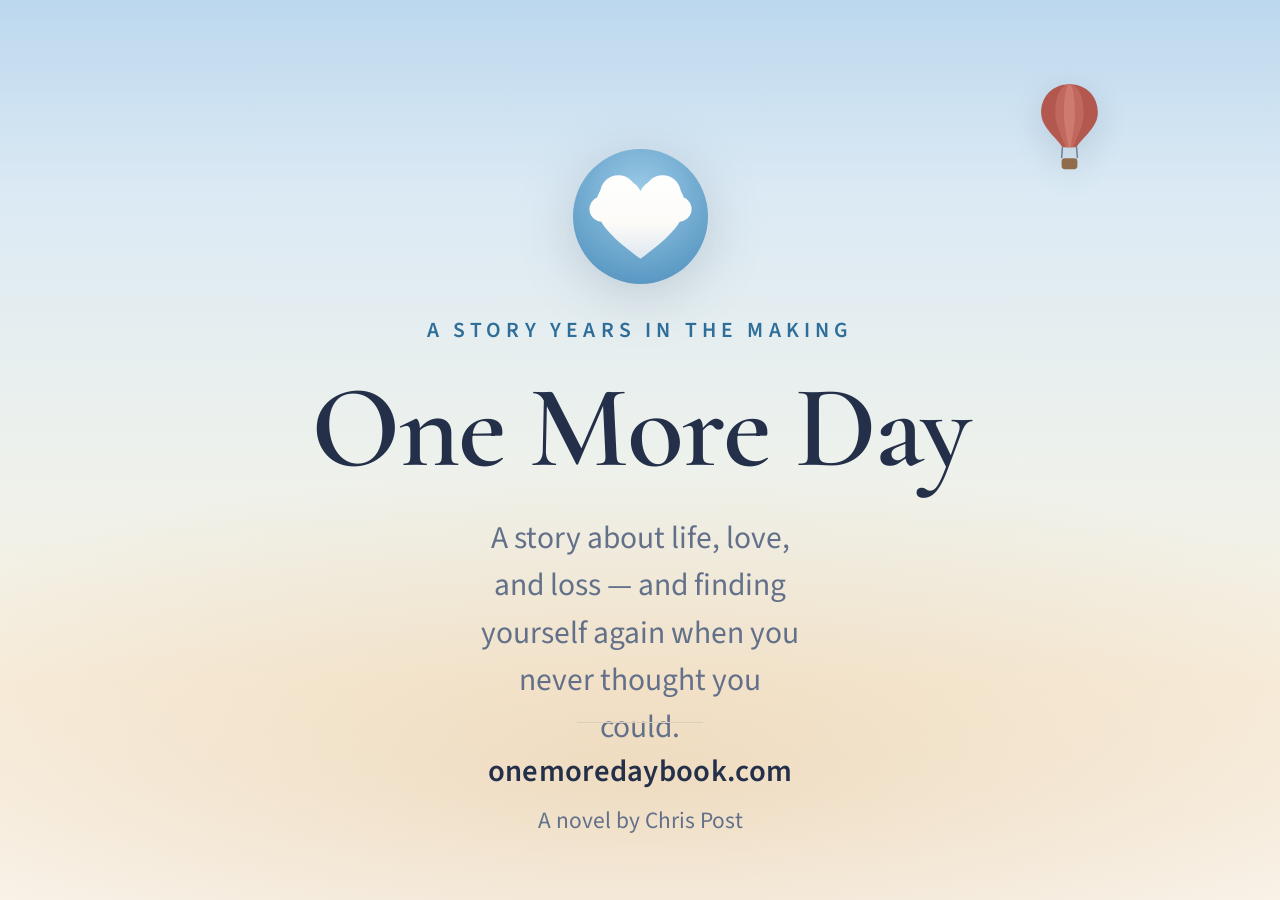
<file: brand/share-card.html>
<!DOCTYPE html><html><head><meta charset="utf-8">
<link rel="stylesheet" href="https://fonts.googleapis.com/css2?family=Cormorant+Garamond:wght@600&family=Source+Sans+3:wght@400;600&display=swap">
<style>
  *{margin:0;padding:0;box-sizing:border-box}
  html,body{width:100%;height:100%;overflow:hidden}
  .card{width:100vw;height:100vh;position:relative;display:flex;flex-direction:column;
    align-items:center;justify-content:center;text-align:center;
    background:radial-gradient(125% 55% at 50% 86%, rgba(196,131,47,.22) 0%, rgba(196,131,47,0) 62%),
      linear-gradient(180deg,#BCD8EE 0%,#DCEAF4 22%,#EDF1EC 50%,#FAF2E3 76%,#FBF8F2 100%);}
  .balloon{position:absolute;top:9vh;right:14vw;opacity:.9}
  .balloon svg{width:7vmin;height:auto;filter:drop-shadow(0 1vmin 2vmin rgba(36,48,73,.16))}
  .mark{width:15vmin;height:auto;filter:drop-shadow(0 1.2vmin 3vmin rgba(36,48,73,.18));margin-bottom:3.5vmin}
  .kick{font-family:"Source Sans 3",sans-serif;font-size:2.4vmin;font-weight:600;
        letter-spacing:.24em;text-transform:uppercase;color:#2F6E99;margin-bottom:2.5vmin}
  h1{font-family:"Cormorant Garamond",Georgia,serif;font-weight:600;font-size:13vmin;
     line-height:1.02;letter-spacing:-.015em;color:#243049}
  .sub{font-family:"Source Sans 3",sans-serif;font-size:3.5vmin;line-height:1.5;color:#63708A;
       max-width:20ch;margin:3vmin auto 0}
  .foot{position:absolute;bottom:7vh;left:0;right:0}
  .rule{width:14vmin;height:1px;background:#D9CFBC;margin:0 auto 3vmin}
  .url{font-family:"Source Sans 3",sans-serif;font-size:3.4vmin;font-weight:600;color:#243049;letter-spacing:.01em}
  .by{font-family:"Source Sans 3",sans-serif;font-size:2.6vmin;color:#63708A;margin-top:1.2vmin}
</style></head><body>
<div class="card">
  <div class="balloon">
    <svg viewBox="0 0 40 58">
      <path d="M20 2 C31 2 38 10 38 20 C38 29.5 28.5 35.5 24.5 42 L15.5 42 C11.5 35.5 2 29.5 2 20 C2 10 9 2 20 2 Z" fill="#B04A3E"/>
      <path d="M20 2 C25.5 2 29 10 29 20 C29 29 24.5 35.5 22.5 42 L17.5 42 C15.5 35.5 11 29 11 20 C11 10 14.5 2 20 2 Z" fill="#C05B4F"/>
      <path d="M20 2 C22 2 23.5 10 23.5 20 C23.5 29.5 21.5 36 20.8 42 L19.2 42 C18.5 36 16.5 29.5 16.5 20 C16.5 10 18 2 20 2 Z" fill="#CF6F60"/>
      <path d="M15.5 42 L15 49 M24.5 42 L25 49" stroke="#63708A" stroke-width=".9" fill="none"/>
      <rect x="15" y="49" width="10" height="7" rx="2" fill="#8A5F38"/>
    </svg>
  </div>
  <svg class="mark" viewBox="0 0 64 64">
    <defs>
      <radialGradient id="s" cx="50%" cy="32%" r="80%"><stop offset="0%" stop-color="#9BCBE7"/><stop offset="100%" stop-color="#4E8FBD"/></radialGradient>
      <linearGradient id="c" gradientUnits="userSpaceOnUse" x1="32" y1="10" x2="32" y2="53"><stop offset="0%" stop-color="#fff"/><stop offset="58%" stop-color="#FCFBF8"/><stop offset="100%" stop-color="#DCE7F1"/></linearGradient>
    </defs>
    <circle cx="32" cy="32" r="32" fill="url(#s)"/>
    <g fill="url(#c)">
      <path d="M32,52C20.5,43.5,11,35.5,11,26.5C11,19.5,16.5,14.5,23,14.5C27.5,14.5,30.8,17.2,32,20C33.2,17.2,36.5,14.5,41,14.5C47.5,14.5,53,19.5,53,26.5C53,35.5,43.5,43.5,32,52Z"/>
      <circle cx="21.5" cy="21" r="8.6"/><circle cx="42.5" cy="21" r="8.6"/>
      <circle cx="13.8" cy="28.5" r="6"/><circle cx="50.2" cy="28.5" r="6"/>
      <circle cx="24" cy="33" r="7.4"/><circle cx="40" cy="33" r="7.4"/>
    </g>
  </svg>
  <div class="kick">A story years in the making</div>
  <h1>One More Day</h1>
  <p class="sub">A story about life, love, and loss — and finding yourself again when you never thought you could.</p>
  <div class="foot">
    <div class="rule"></div>
    <div class="url">onemoredaybook.com</div>
    <div class="by">A novel by Chris Post</div>
  </div>
</div>
</body></html>
</file>
<file: styles.css>
/* ============================================================
   One More Day
   Single-theme site — a committed light "dawn" palette.
   ============================================================ */

:root {
  /* Palette */
  --paper:        #FBF8F2;  /* Dawn Paper — page ground        */
  --ink:          #243049;  /* Dusk Ink — text                 */
  --muted:        #63708A;  /* Muted text                      */
  --sky:          #4E8FBD;  /* Cloud Sky — primary accent      */
  --sky-tint:     #DCEAF4;  /* Soft sky tint                   */
  --sky-deep:     #2F6E99;  /* Sky, darkened for text/focus    */
  --amber:        #C4832F;  /* Sunset Amber — warmth, glow     */
  --amber-deep:   #A3671C;  /* Amber, darkened — CTA hover     */
  --on-amber:     #1D2739;  /* Text on amber (5:1 contrast)    */
  --cardinal:     #B04A3E;  /* Cardinal — the buy button ONLY  */

  --line:         #E7E0D3;  /* Hairline on paper               */
  --line-sky:     #C4DAEA;  /* Hairline on sky tint            */
  --field:        #FFFFFF;

  /* Type */
  --serif: "Cormorant Garamond", "Iowan Old Style", "Palatino Linotype", Palatino, Georgia, "Times New Roman", serif;
  --sans:  "Source Sans 3", -apple-system, BlinkMacSystemFont, "Segoe UI", Roboto, "Helvetica Neue", Arial, sans-serif;

  /* Rhythm */
  --gutter: 1.5rem;
  --measure: 65ch;
  --radius: 18px;
}

/* ---------- Reset-ish ---------- */

*, *::before, *::after { box-sizing: border-box; }

html {
  -webkit-text-size-adjust: 100%;
  scroll-behavior: auto;
}

body {
  margin: 0;
  background: var(--paper);
  color: var(--ink);
  font-family: var(--sans);
  font-size: 1.0625rem;      /* 17px */
  line-height: 1.65;
  overflow-x: hidden;
  -webkit-font-smoothing: antialiased;
  -moz-osx-font-smoothing: grayscale;
}

@media (min-width: 48em) {
  body { font-size: 1.125rem; }  /* 18px */
}

img, svg { max-width: 100%; }

h1, h2 {
  font-family: var(--serif);
  font-weight: 600;
  line-height: 1.12;
  margin: 0;
  text-wrap: balance;
  letter-spacing: -0.005em;
}

p { margin: 0 0 1.1em; text-wrap: pretty; }
p:last-child { margin-bottom: 0; }

ul { margin: 0; padding: 0; list-style: none; }
blockquote { margin: 0; }

[hidden] { display: none !important; }

/* ---------- Utilities ---------- */

.wrap {
  width: min(100% - (var(--gutter) * 2), 64rem);
  margin-inline: auto;
}

.sr-only {
  position: absolute;
  width: 1px; height: 1px;
  padding: 0; margin: -1px;
  overflow: hidden;
  clip: rect(0 0 0 0);
  clip-path: inset(50%);
  white-space: nowrap;
  border: 0;
}

.eyebrow {
  font-size: 0.75rem;
  font-weight: 600;
  letter-spacing: 0.2em;
  text-transform: uppercase;
  color: var(--sky-deep);
  margin: 0 0 1.25rem;
}

/* Every interactive thing shows focus, clearly. */
a:focus-visible,
button:focus-visible,
input:focus-visible {
  outline: 3px solid var(--sky-deep);
  outline-offset: 3px;
  border-radius: 6px;
}

/* ---------- Hero ---------- */

.hero {
  position: relative;
  isolation: isolate;
  overflow: hidden;
  display: flex;
  align-items: center;
  min-height: 40rem;
  min-height: 88svh;
  padding-block: clamp(3.5rem, 12vw, 6rem);
  text-align: center;
}

.hero__sky {
  position: absolute;
  inset: 0;
  z-index: -1;
  background:
    radial-gradient(125% 58% at 50% 84%, rgba(196, 131, 47, 0.20) 0%, rgba(196, 131, 47, 0) 62%),
    linear-gradient(
      180deg,
      #C3DCEF   0%,
      #DCEAF4  24%,
      #EDF1EC  52%,
      #FAF2E3  76%,
      var(--paper) 100%
    );
}

.hero__inner { position: relative; }

/* THE COVER.
   Sits BESIDE the words on a wide screen rather than above them, because the
   hero's job is to get the email address and pushing the form below the fold
   to make room for a picture would trade the conversion for the decoration.
   Under 62em it stacks, deliberately small, for the same reason — most of the
   traffic from a Facebook announcement arrives on a phone. */
.hero__cover {
  display: block;
  width: clamp(112px, 30vw, 150px);
  height: auto;
  margin: 0 auto 1.25rem;
  border-radius: 6px;
  /* A book has edges. Two shadows: a close one for the page, a soft wide one
     so it sits in the dawn light rather than on top of it. */
  box-shadow:
    0 1px 2px rgba(36, 48, 73, 0.28),
    0 18px 44px rgba(36, 48, 73, 0.22);
}

/* Below the two-column breakpoint the cover and the heart-cloud mark are two
   pieces of the same identity stacked on top of each other, and the pair pushed
   the submit button off a 375x667 screen — measured at 718px against a 667px
   viewport. The cover carries the title and the heart, so it stands in for the
   mark and the CTA stays where it can be tapped. */
@media (max-width: 61.999em) {
  .hero__cover ~ .hero__words .hero__mark { display: none; }
}

@media (min-width: 62em) {
  .hero__inner {
    display: grid;
    grid-template-columns: auto minmax(0, 1fr);
    align-items: center;
    gap: clamp(2.5rem, 5vw, 4.5rem);
    text-align: left;
    max-width: 62rem;
  }
  .hero__cover {
    width: clamp(200px, 22vw, 280px);
    margin: 0;
  }
  /* These centre themselves with `margin: 0 auto` in the single-column layout,
     and those rules appear LATER in this file — so the override has to out-
     specify them, not merely follow them into a media query. Beside the cover
     they line up with the text they belong to. */
  .hero__words .hero__mark,
  .hero__words .hero__sub,
  .hero__words .hero__note,
  .hero__words .hero__cta { margin-inline: 0; }
  .hero__words .hero__note,
  .hero__words .hero__cta { text-align: left; }
  /* The form centres itself too — same story, same fix. */
  .hero__words .signup,
  .hero__words .signup__row { margin-inline: 0; }
  /* The sub and the note read better measured than full-width. */
  .hero__words .hero__sub { max-width: 34ch; }
  .hero__words .hero__note { max-width: 46ch; }
}

/* The balloon lives in the top-right of the sky. At the width where the hero
   becomes two columns the cover reaches up into that corner, so the balloon
   steps aside rather than landing on the artwork. */
@media (min-width: 62em) {
  .hero__balloon { right: clamp(1rem, 4vw, 3rem); }
}


/* The balloon — small, high, unhurried. The one touch of cardinal
   in the sky; the story behind it belongs to the author. */
.hero__balloon {
  position: absolute;
  top: clamp(3.5rem, 12vh, 7rem);
  right: clamp(0.75rem, 9vw, 9rem);
  z-index: 0;
  opacity: 0.85;
  pointer-events: none;
}

.hero__balloon-art {
  display: block;
  width: clamp(30px, 4.5vw, 46px);
  height: auto;
  filter: drop-shadow(0 4px 10px rgba(36, 48, 73, 0.14));
}

.hero__mark {
  display: block;
  width: clamp(60px, 15vw, 78px);
  height: auto;
  margin: 0 auto 1.75rem;
  filter: drop-shadow(0 6px 18px rgba(36, 48, 73, 0.16));
}

.hero__eyebrow { color: var(--sky-deep); }

.hero__title {
  font-size: clamp(3.25rem, 15vw, 6rem);
  font-weight: 600;
  margin: 0 0 1rem;
  letter-spacing: -0.015em;
}

.hero__sub {
  font-family: var(--sans);
  font-size: clamp(1.0625rem, 3.6vw, 1.3125rem);
  line-height: 1.55;
  color: var(--muted);
  max-width: 34ch;
  margin: 0 auto 2.25rem;
}

.hero__cta { margin-bottom: 1.5rem; }

.hero__note {
  font-size: 0.9375rem;
  line-height: 1.6;
  color: var(--muted);
  max-width: 44ch;
  margin: 0 auto;
}

/* ---------- Sections ---------- */

.section {
  padding-block: clamp(3.5rem, 10vw, 6.5rem);
}

.section--tint {
  background: var(--sky-tint);
}

.section__heading {
  font-size: clamp(1.75rem, 5.5vw, 2.625rem);
  max-width: 22ch;
  margin: 0 0 1.75rem;
}

.section__heading--center {
  margin-inline: auto;
  text-align: center;
  max-width: 24ch;
}

.prose {
  max-width: var(--measure);
  font-size: 1.0625rem;
}

@media (min-width: 48em) {
  .prose { font-size: 1.1875rem; }
}

.attribution {
  font-family: var(--serif);
  font-style: italic;
  font-size: 1.0625rem;
  color: var(--muted);
  margin-top: 1.75rem;
}

/* ---------- Quote cards ---------- */

.quotes {
  display: grid;
  gap: 1rem;
  margin-top: 2.5rem;
}

@media (min-width: 46em) {
  .quotes {
    grid-template-columns: 1fr 1fr;
    gap: 1.25rem;
  }
}

.quote {
  background: #FFFFFF;
  border: 1px solid var(--line);
  border-radius: var(--radius);
  padding: clamp(1.5rem, 5vw, 2.25rem);
  box-shadow: 0 1px 2px rgba(36, 48, 73, 0.04), 0 10px 28px -22px rgba(36, 48, 73, 0.35);
  display: flex;
  align-items: center;
}

.quote p {
  font-family: var(--serif);
  font-style: italic;
  font-weight: 600;
  font-size: clamp(1.25rem, 4.2vw, 1.5rem);
  line-height: 1.4;
  letter-spacing: 0.005em;
  margin: 0;
  text-wrap: pretty;
}

/* ---------- Panel (form / retailer surface) ---------- */

.panel {
  max-width: 34rem;
  margin: 2.25rem auto 0;
  background: #FFFFFF;
  border: 1px solid var(--line);
  border-radius: var(--radius);
  padding: clamp(1.5rem, 5vw, 2.25rem);
  box-shadow: 0 1px 2px rgba(36, 48, 73, 0.04), 0 14px 34px -26px rgba(36, 48, 73, 0.4);
  text-align: center;
}

.panel__aside {
  margin: 1.5rem 0 0;
  padding-top: 1.5rem;
  border-top: 1px solid var(--line);
}

/* ---------- Buttons ---------- */

.btn {
  display: inline-flex;
  align-items: center;
  justify-content: center;
  min-height: 3rem;
  padding: 0.8125rem 1.625rem;
  border: 1px solid transparent;
  border-radius: 999px;
  font-family: var(--sans);
  font-size: 1.0625rem;
  font-weight: 600;
  line-height: 1.2;
  text-align: center;
  text-decoration: none;
  cursor: pointer;
  transition: background-color 180ms ease, border-color 180ms ease, transform 180ms ease, box-shadow 180ms ease;
}

.btn--primary {
  background: var(--amber);
  color: var(--on-amber);
  box-shadow: 0 6px 18px -10px rgba(163, 103, 28, 0.85);
}

.btn--primary:hover {
  background: var(--amber-deep);
  color: #FFFFFF;
  transform: translateY(-1px);
  box-shadow: 0 10px 22px -10px rgba(138, 86, 22, 0.8);
}

.btn--primary:active { transform: translateY(0); }

.btn--primary[disabled] {
  background: var(--amber);
  color: var(--on-amber);
  opacity: 0.62;
  cursor: default;
  transform: none;
  box-shadow: none;
}

.btn--quiet {
  background: var(--sky-tint);
  border-color: var(--line-sky);
  color: var(--ink);
}

.btn--quiet:hover {
  background: #CFE2F0;
  border-color: #ADCCE3;
  transform: translateY(-1px);
}

.btn--quiet:active { transform: translateY(0); }

/* Cardinal appears here and nowhere else on the site. */
.btn--buy {
  background: var(--cardinal);
  color: #FFFFFF;
  box-shadow: 0 6px 18px -10px rgba(176, 74, 62, 0.85);
}

.btn--buy:hover {
  background: #973E34;
  transform: translateY(-1px);
  box-shadow: 0 10px 22px -10px rgba(151, 62, 52, 0.8);
}

.btn--buy:active { transform: translateY(0); }

.retailers {
  display: flex;
  flex-wrap: wrap;
  justify-content: center;
  gap: 0.75rem;
  margin: 0;
}

/* ---------- Signup form ---------- */

.signup { margin: 0; }

.signup__row {
  display: flex;
  flex-direction: column;
  gap: 0.625rem;
  max-width: 30rem;
  margin-inline: auto;
}

@media (min-width: 34em) {
  .signup__row {
    flex-direction: row;
    align-items: stretch;
    background: var(--field);
    border: 1px solid var(--line);
    border-radius: 999px;
    padding: 0.3125rem;
    gap: 0.3125rem;
    box-shadow: 0 1px 2px rgba(36, 48, 73, 0.05), 0 14px 30px -24px rgba(36, 48, 73, 0.55);
  }
}

.signup__input {
  flex: 1 1 auto;
  min-width: 0;
  min-height: 3rem;
  padding: 0.8125rem 1.25rem;
  background: var(--field);
  border: 1px solid var(--line);
  border-radius: 999px;
  color: var(--ink);
  font-family: var(--sans);
  font-size: 1.0625rem;
  line-height: 1.2;
  transition: border-color 180ms ease, box-shadow 180ms ease;
}

.signup__input::placeholder { color: var(--muted); opacity: 1; }

.signup__input:hover { border-color: var(--line-sky); }

@media (min-width: 34em) {
  .signup__input {
    border-color: transparent;
    box-shadow: none;
  }
  .signup__input:hover { border-color: transparent; }
  .signup__button { flex: 0 0 auto; }
}

.signup__button { white-space: nowrap; }

/* Early-reader invitation — quiet, optional, sincere. */
.signup__early {
  display: inline-flex;
  align-items: flex-start;
  gap: 0.5rem;
  margin-top: 0.875rem;
  font-size: 0.9375rem;
  line-height: 1.5;
  color: var(--muted);
  text-align: left;
  cursor: pointer;
  max-width: 30rem;
}

.signup__early input {
  flex: 0 0 auto;
  width: 1.125rem;
  height: 1.125rem;
  margin: 0.2rem 0 0;
  accent-color: var(--sky-deep);
  cursor: pointer;
}

.signup__early:hover { color: var(--ink); }

/* The chapter link inside the success message. */
.signup__lead {
  display: inline-block;
  font-family: var(--sans);
  font-style: normal;
  font-weight: 600;
  font-size: 1.0625rem;
  color: var(--sky-deep);
  text-decoration: none;
  border-bottom: 1px solid rgba(47, 110, 153, 0.35);
  padding-bottom: 1px;
  margin-top: 0.375rem;
}

.signup__lead:hover { color: var(--ink); border-bottom-color: var(--ink); }

/* Honeypot: reachable to a script, invisible and unfocusable to a person. */
.signup__decoy {
  position: absolute;
  left: -9999px;
  width: 1px;
  height: 1px;
  overflow: hidden;
}

.signup__error {
  margin: 0.875rem 0 0;
  font-size: 0.9375rem;
  font-weight: 600;
  line-height: 1.5;
  color: var(--ink);
}

/* Stays in the DOM so assistive tech announces it; takes up nothing when empty. */
.signup__error:empty { margin: 0; }

.signup__done {
  font-family: var(--serif);
  font-style: italic;
  font-weight: 600;
  font-size: clamp(1.25rem, 4.2vw, 1.5rem);
  line-height: 1.4;
  color: var(--ink);
  max-width: 26ch;
  margin: 0 auto;
  padding-block: 0.5rem;
}

/* ---------- Floating CTA ---------- */

.float-cta {
  position: fixed;
  left: 50%;
  transform: translateX(-50%);
  bottom: calc(1.125rem + env(safe-area-inset-bottom, 0px));
  z-index: 10;
}

.float-cta__btn {
  box-shadow: 0 6px 18px -8px rgba(163, 103, 28, 0.9), 0 2px 8px rgba(36, 48, 73, 0.18);
}

/* ---------- Footer ---------- */

.footer {
  border-top: 1px solid var(--line);
  padding-block: 2.5rem 3rem;
}

.footer__inner {
  display: flex;
  flex-wrap: wrap;
  align-items: baseline;
  justify-content: space-between;
  gap: 0.5rem 1.5rem;
}

.footer__line {
  margin: 0;
  font-size: 0.9375rem;
  color: var(--muted);
}

.footer__link {
  color: var(--sky-deep);
  text-decoration: none;
  border-bottom: 1px solid rgba(47, 110, 153, 0.35);
  padding-bottom: 1px;
  transition: color 180ms ease, border-color 180ms ease;
}

.footer__link:hover {
  color: var(--ink);
  border-bottom-color: var(--ink);
}

/* ============================================================
   Motion — one orchestrated page-load moment, ~1.2s.
   Nothing else animates but hovers.
   ============================================================ */

@media (prefers-reduced-motion: no-preference) {

  html { scroll-behavior: smooth; }

  @keyframes omdSkyRise {
    from { opacity: 0.55; filter: brightness(0.94) saturate(0.78); }
    to   { opacity: 1;    filter: none; }
  }

  @keyframes omdSettle {
    from { opacity: 0; transform: translateY(14px); }
    to   { opacity: 1; transform: none; }
  }

  .hero__sky {
    animation: omdSkyRise 1200ms cubic-bezier(0.22, 0.61, 0.36, 1) both;
  }

  .hero__mark,
  .hero__eyebrow,
  .hero__title,
  .hero__sub,
  .hero__cta,
  .hero__note {
    animation: omdSettle 640ms cubic-bezier(0.22, 0.61, 0.36, 1) both;
  }

  .hero__mark    { animation-delay:  60ms; }
  .hero__eyebrow { animation-delay: 160ms; }
  .hero__title   { animation-delay: 260ms; }
  .hero__sub     { animation-delay: 380ms; }
  .hero__cta     { animation-delay: 480ms; }
  .hero__note    { animation-delay: 560ms; }

  /* The balloon rises into the morning, then drifts — barely. */
  @keyframes omdBalloonRise {
    from { opacity: 0; transform: translateY(26px); }
    to   { opacity: 0.85; transform: none; }
  }

  @keyframes omdBalloonDrift {
    from { transform: translate(0, 0); }
    to   { transform: translate(-6px, -10px); }
  }

  .hero__balloon {
    animation: omdBalloonRise 1800ms cubic-bezier(0.22, 0.61, 0.36, 1) 400ms both;
  }

  .hero__balloon-art {
    animation: omdBalloonDrift 16s ease-in-out 2200ms infinite alternate;
  }

  .float-cta {
    transition: opacity 240ms ease, visibility 240ms ease;
  }
}
</file>
